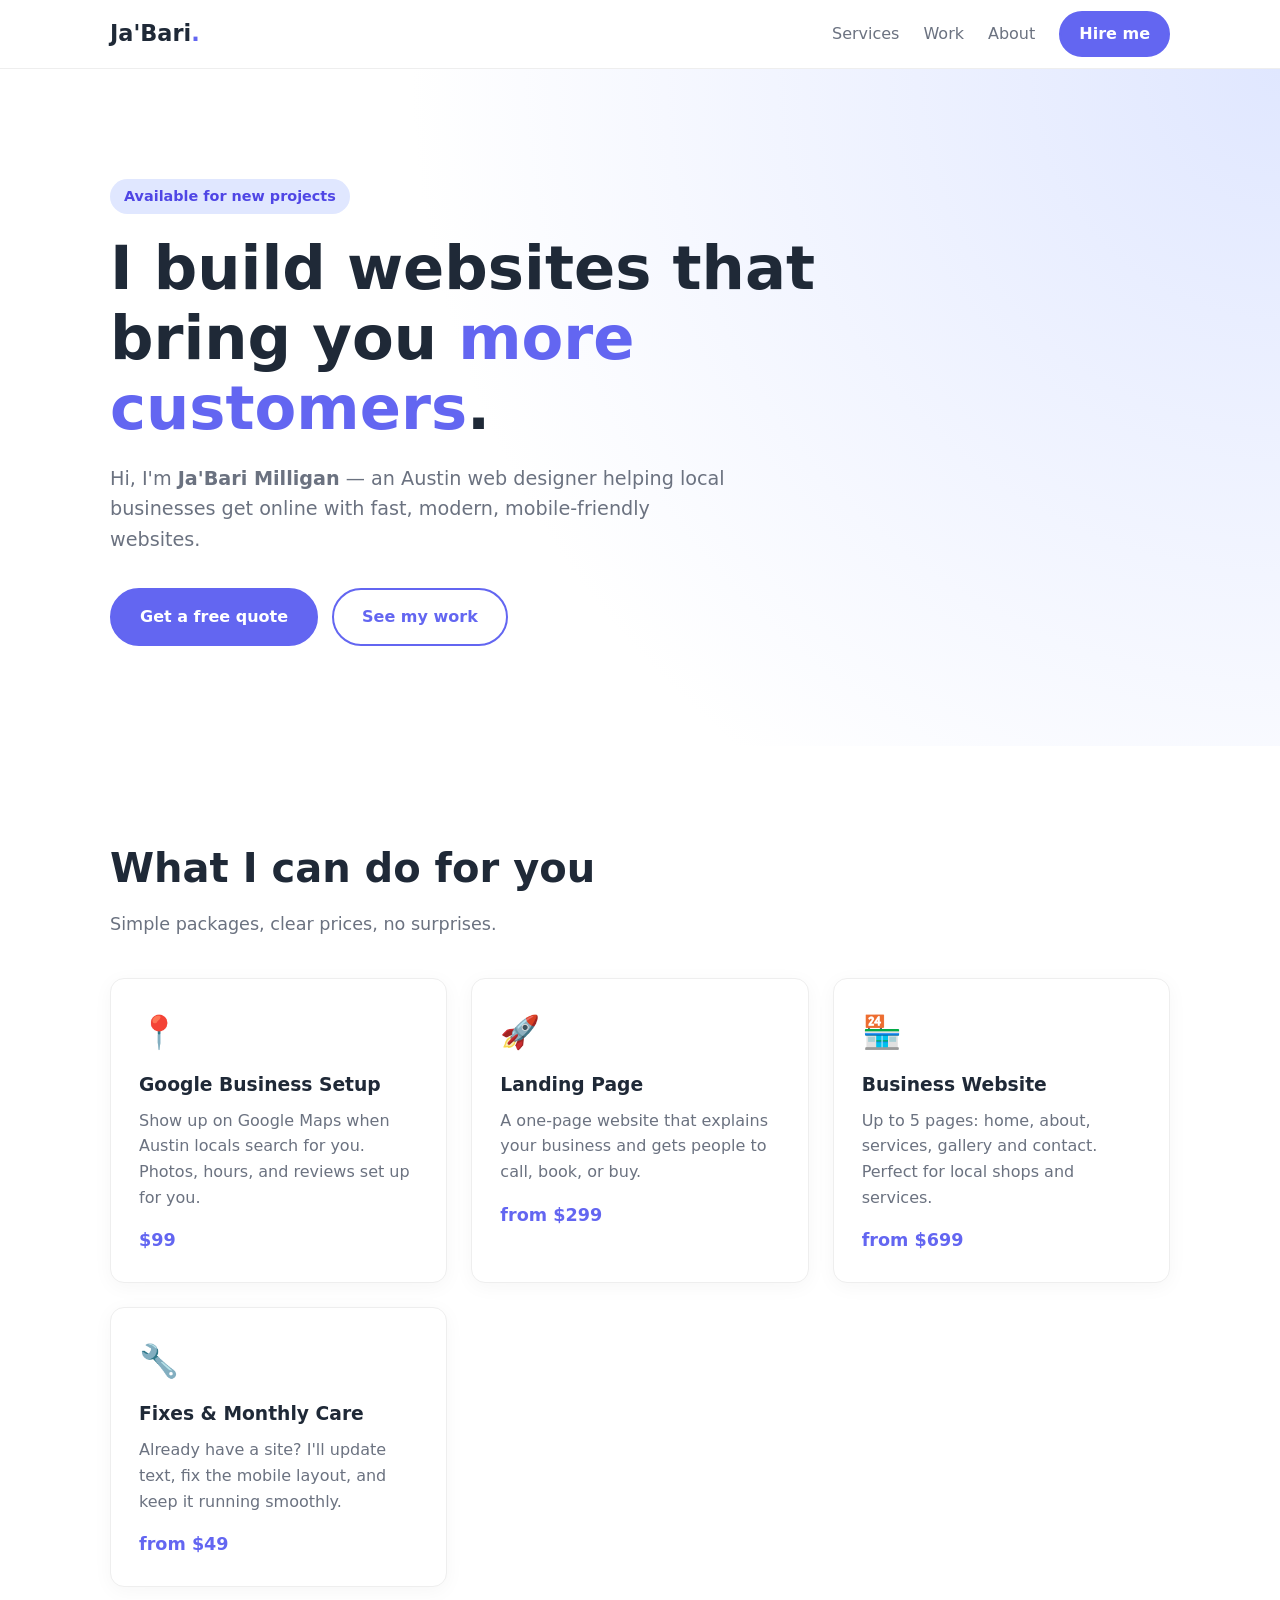
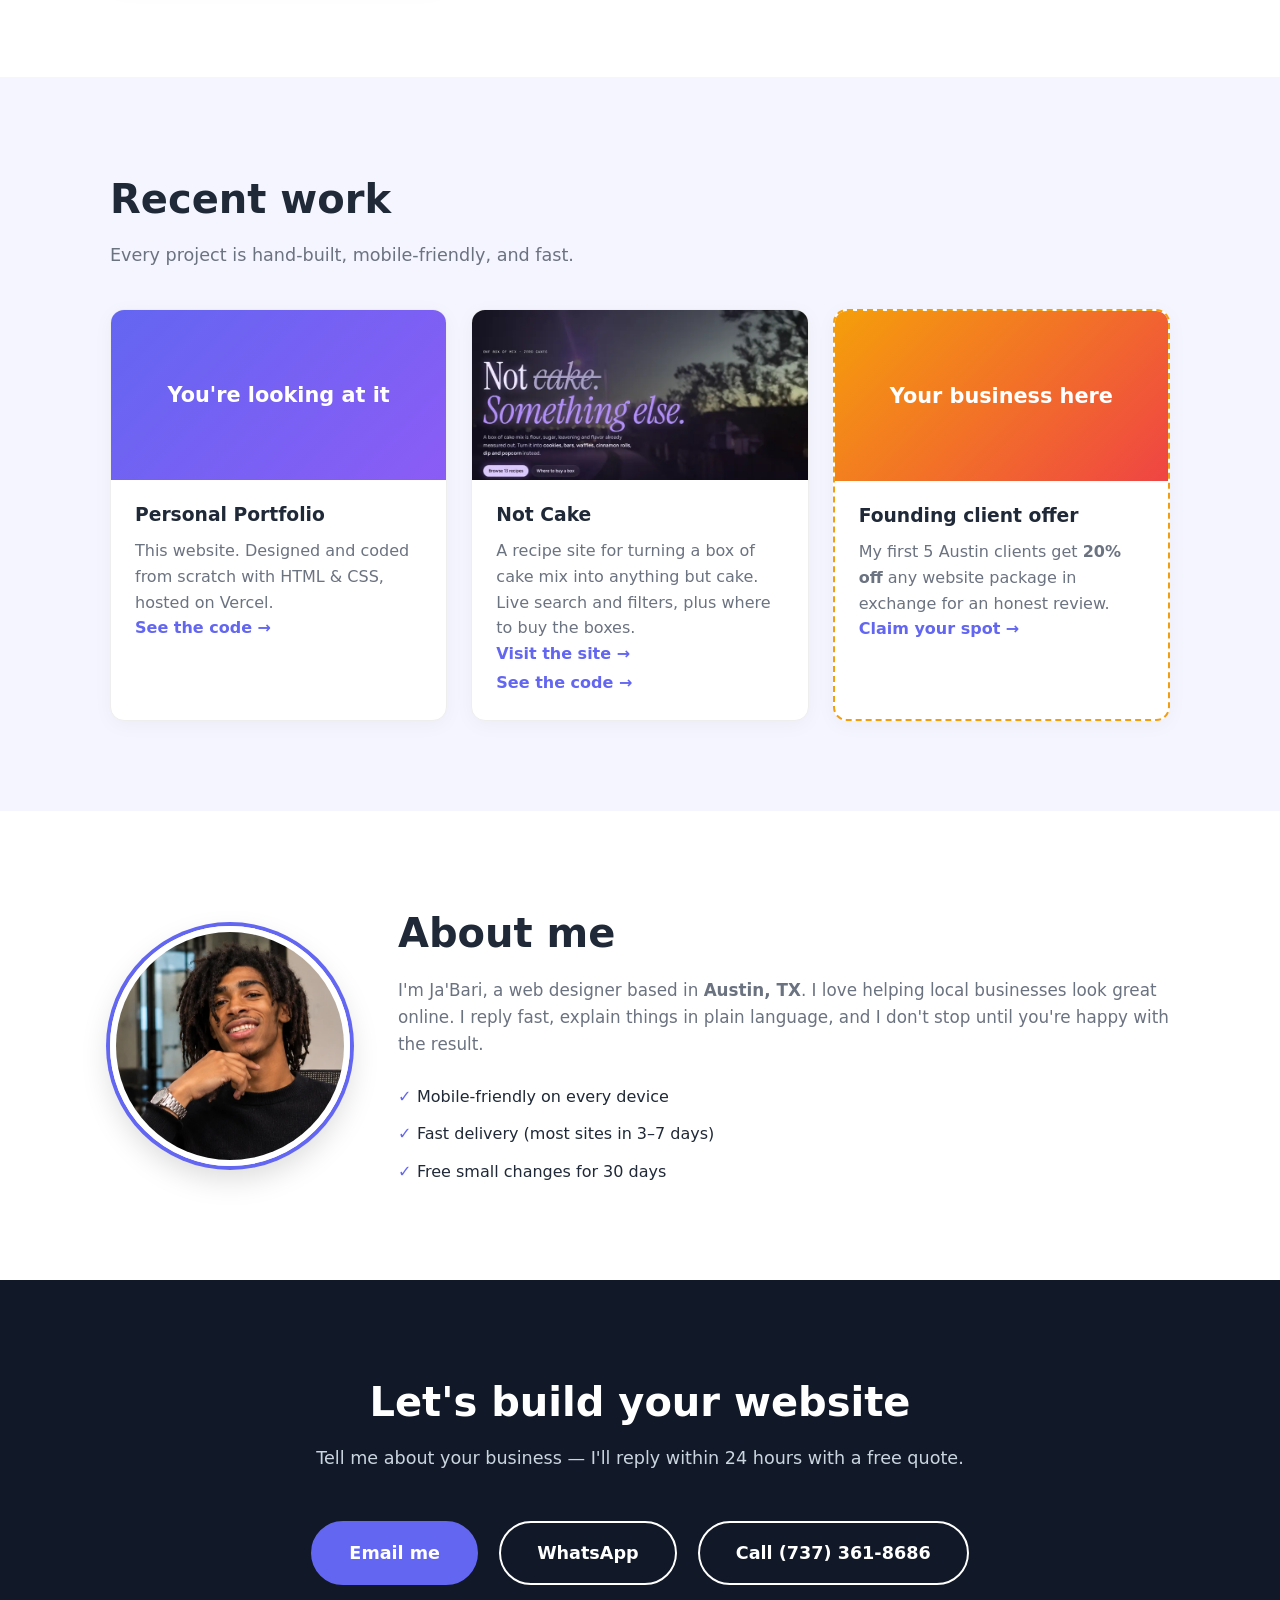
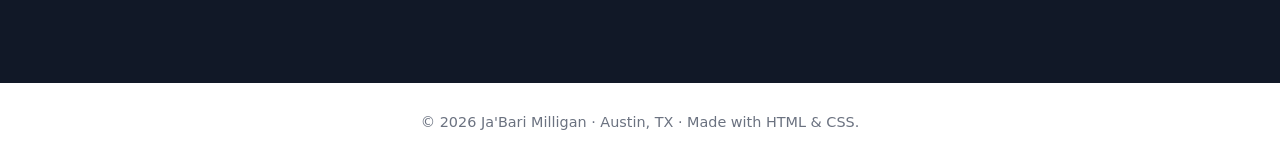
<file: index.html>
<!DOCTYPE html>
<!--
  LESSON 1: HTML = the STRUCTURE (the skeleton) of a web page.
  Everything is made of "tags" like <h1>...</h1>. A tag opens <tag> and closes </tag>.
  Look for "TODO" comments — those are the places YOU should change to your own info.
-->
<html lang="en">
<head>
  <!-- The <head> holds info ABOUT the page. Visitors don't see it directly. -->
  <meta charset="UTF-8">
  <!-- This line makes the page look good on phones. Always include it! -->
  <meta name="viewport" content="width=device-width, initial-scale=1.0">
  <!-- This shows in the browser tab and in Google results.
       Tip: including your CITY helps local customers find you on Google! -->
  <title>Ja'Bari Milligan | Web Designer in Austin, TX</title>
  <meta name="description" content="Ja'Bari Milligan builds fast, modern websites for Austin small businesses. Get a free quote today.">
  <!-- "Open Graph" tags: control the preview card when your link is shared on WhatsApp, Facebook, iMessage -->
  <meta property="og:title" content="Ja'Bari Milligan | Web Designer in Austin, TX">
  <meta property="og:description" content="Fast, modern websites for Austin small businesses. Get a free quote today.">
  <meta property="og:type" content="website">
  <meta property="og:url" content="https://cyan-dev.vercel.app/">
  <!-- The image MUST be a full address (https://...), not just "share.jpg". Best size: 1200x630 -->
  <meta property="og:image" content="https://cyan-dev.vercel.app/share.jpg">
  <meta property="og:image:width" content="1200">
  <meta property="og:image:height" content="630">
  <meta name="twitter:card" content="summary_large_image">
  <!-- This connects our CSS file (the styling) to this HTML file -->
  <link rel="stylesheet" href="style.css">
</head>

<body>
  <!-- ========== HEADER / NAVIGATION ========== -->
  <header class="header">
    <div class="container nav">
      <a href="#" class="logo">Ja'Bari<span>.</span></a>
      <nav>
        <!-- "#about" jumps to the element that has id="about" further down the page -->
        <a href="#services">Services</a>
        <a href="#work">Work</a>
        <a href="#about">About</a>
        <a href="#contact" class="btn btn-small">Hire me</a>
      </nav>
    </div>
  </header>

  <main>
    <!-- ========== HERO: the first thing visitors see ========== -->
    <!-- Tip: in 5 seconds a visitor should know WHAT you do and HOW to contact you -->
    <section class="hero">
      <div class="container">
        <p class="eyebrow">Available for new projects</p>
        <!-- Your main promise. Focus on what the CUSTOMER gets. -->
        <h1>I build websites that bring you <span class="highlight">more customers</span>.</h1>
        <p class="lead">
          Hi, I'm <strong>Ja'Bari Milligan</strong> — an Austin web designer helping local
          businesses get online with fast, modern, mobile‑friendly websites.
        </p>
        <div class="hero-buttons">
          <a href="#contact" class="btn">Get a free quote</a>
          <a href="#work" class="btn btn-outline">See my work</a>
        </div>
      </div>
    </section>

    <!-- ========== SERVICES ========== -->
    <section id="services" class="section">
      <div class="container">
        <h2>What I can do for you</h2>
        <p class="section-intro">Simple packages, clear prices, no surprises.</p>

        <!-- A "grid" of cards. Each <article> is one service card.
             Prices are "launch prices": lower while you build reviews, then raise them. -->
        <div class="grid">
          <article class="card">
            <div class="icon">📍</div>
            <h3>Google Business Setup</h3>
            <p>Show up on Google Maps when Austin locals search for you. Photos, hours, and reviews set up for you.</p>
            <p class="price">$99</p>
          </article>

          <article class="card">
            <div class="icon">🚀</div>
            <h3>Landing Page</h3>
            <p>A one‑page website that explains your business and gets people to call, book, or buy.</p>
            <p class="price">from $299</p>
          </article>

          <article class="card">
            <div class="icon">🏪</div>
            <h3>Business Website</h3>
            <p>Up to 5 pages: home, about, services, gallery and contact. Perfect for local shops and services.</p>
            <p class="price">from $699</p>
          </article>

          <article class="card">
            <div class="icon">🔧</div>
            <h3>Fixes & Monthly Care</h3>
            <p>Already have a site? I'll update text, fix the mobile layout, and keep it running smoothly.</p>
            <p class="price">from $49</p>
          </article>
        </div>
      </div>
    </section>

    <!-- ========== PORTFOLIO / WORK ========== -->
    <section id="work" class="section section-alt">
      <div class="container">
        <h2>Recent work</h2>
        <p class="section-intro">Every project is hand‑built, mobile‑friendly, and fast.</p>

        <!-- Only show REAL work. Each new client or practice site = a new card here. -->
        <div class="grid">
          <article class="card project">
            <div class="project-thumb" style="background: linear-gradient(135deg, #6366f1, #8b5cf6);">You're looking at it</div>
            <h3>Personal Portfolio</h3>
            <p>This website. Designed and coded from scratch with HTML & CSS, hosted on Vercel.</p>
            <!-- target="_blank" opens the link in a new tab -->
            <p><a href="https://github.com/jabarimilli144-cyber/porfolio" target="_blank" class="text-link">See the code →</a></p>
          </article>

          <!-- A real screenshot sells better than a color block. "loading=lazy" waits to download it until you scroll near it -->
          <article class="card project">
            <img class="project-img" src="notcake.webp" alt="Not Cake recipe website, purple dusk design" width="800" height="500" loading="lazy">
            <h3>Not Cake</h3>
            <p>A recipe site for turning a box of cake mix into anything but cake. Live search and filters, plus where to buy the boxes.</p>
            <p class="project-links">
              <a href="https://not-cake-kappa.vercel.app/" target="_blank" class="text-link">Visit the site →</a>
              <a href="https://github.com/jabarimilli144-cyber/not-cake" target="_blank" class="text-link">See the code →</a>
            </p>
          </article>

          <!-- A "special offer" card turns empty space into a reason to contact you -->
          <article class="card project offer">
            <div class="project-thumb" style="background: linear-gradient(135deg, #f59e0b, #ef4444);">Your business here</div>
            <h3>Founding client offer</h3>
            <p>My first 5 Austin clients get <strong>20% off</strong> any website package in exchange for an honest review.</p>
            <p><a href="#contact" class="text-link">Claim your spot →</a></p>
          </article>
        </div>
      </div>
    </section>

    <!-- ========== ABOUT ========== -->
    <section id="about" class="section">
      <div class="container about">
        <!-- <img> shows a picture. "src" = which file, "alt" = description for blind users & Google -->
        <!-- The <div> is the circle "frame"; the photo inside is zoomed in on the face -->
        <div class="avatar">
          <img src="me.webp" alt="Ja'Bari Milligan, web designer in Austin">
        </div>
        <div>
          <h2>About me</h2>
          <!-- People hire PEOPLE they trust. Keep it honest and friendly. -->
          <p>
            I'm Ja'Bari, a web designer based in <strong>Austin, TX</strong>. I love helping local
            businesses look great online. I reply fast, explain things in plain language, and
            I don't stop until you're happy with the result.
          </p>
          <ul class="checklist">
            <li>Mobile‑friendly on every device</li>
            <li>Fast delivery (most sites in 3–7 days)</li>
            <li>Free small changes for 30 days</li>
          </ul>
        </div>
      </div>
    </section>

    <!-- ========== CONTACT ========== -->
    <section id="contact" class="section section-dark">
      <div class="container center">
        <h2>Let's build your website</h2>
        <p class="section-intro">Tell me about your business — I'll reply within 24 hours with a free quote.</p>
        <!-- "mailto:" opens the visitor's email app -->
        <a href="mailto:jabarid123@gmail.com?subject=Website%20quote" class="btn btn-big">Email me</a>
        <!-- WhatsApp link format: wa.me/ + country code (1 = USA) + number, no spaces -->
        <a href="https://wa.me/17373618686" class="btn btn-outline-light btn-big">WhatsApp</a>
        <!-- "tel:" lets phone visitors tap to call -->
        <a href="tel:+17373618686" class="btn btn-outline-light btn-big">Call (737) 361‑8686</a>
      </div>
    </section>
  </main>

  <!-- ========== FOOTER ========== -->
  <footer class="footer">
    <div class="container">
      <p>© 2026 Ja'Bari Milligan · Austin, TX · Made with HTML & CSS.</p>
    </div>
  </footer>
</body>
</html>
</file>
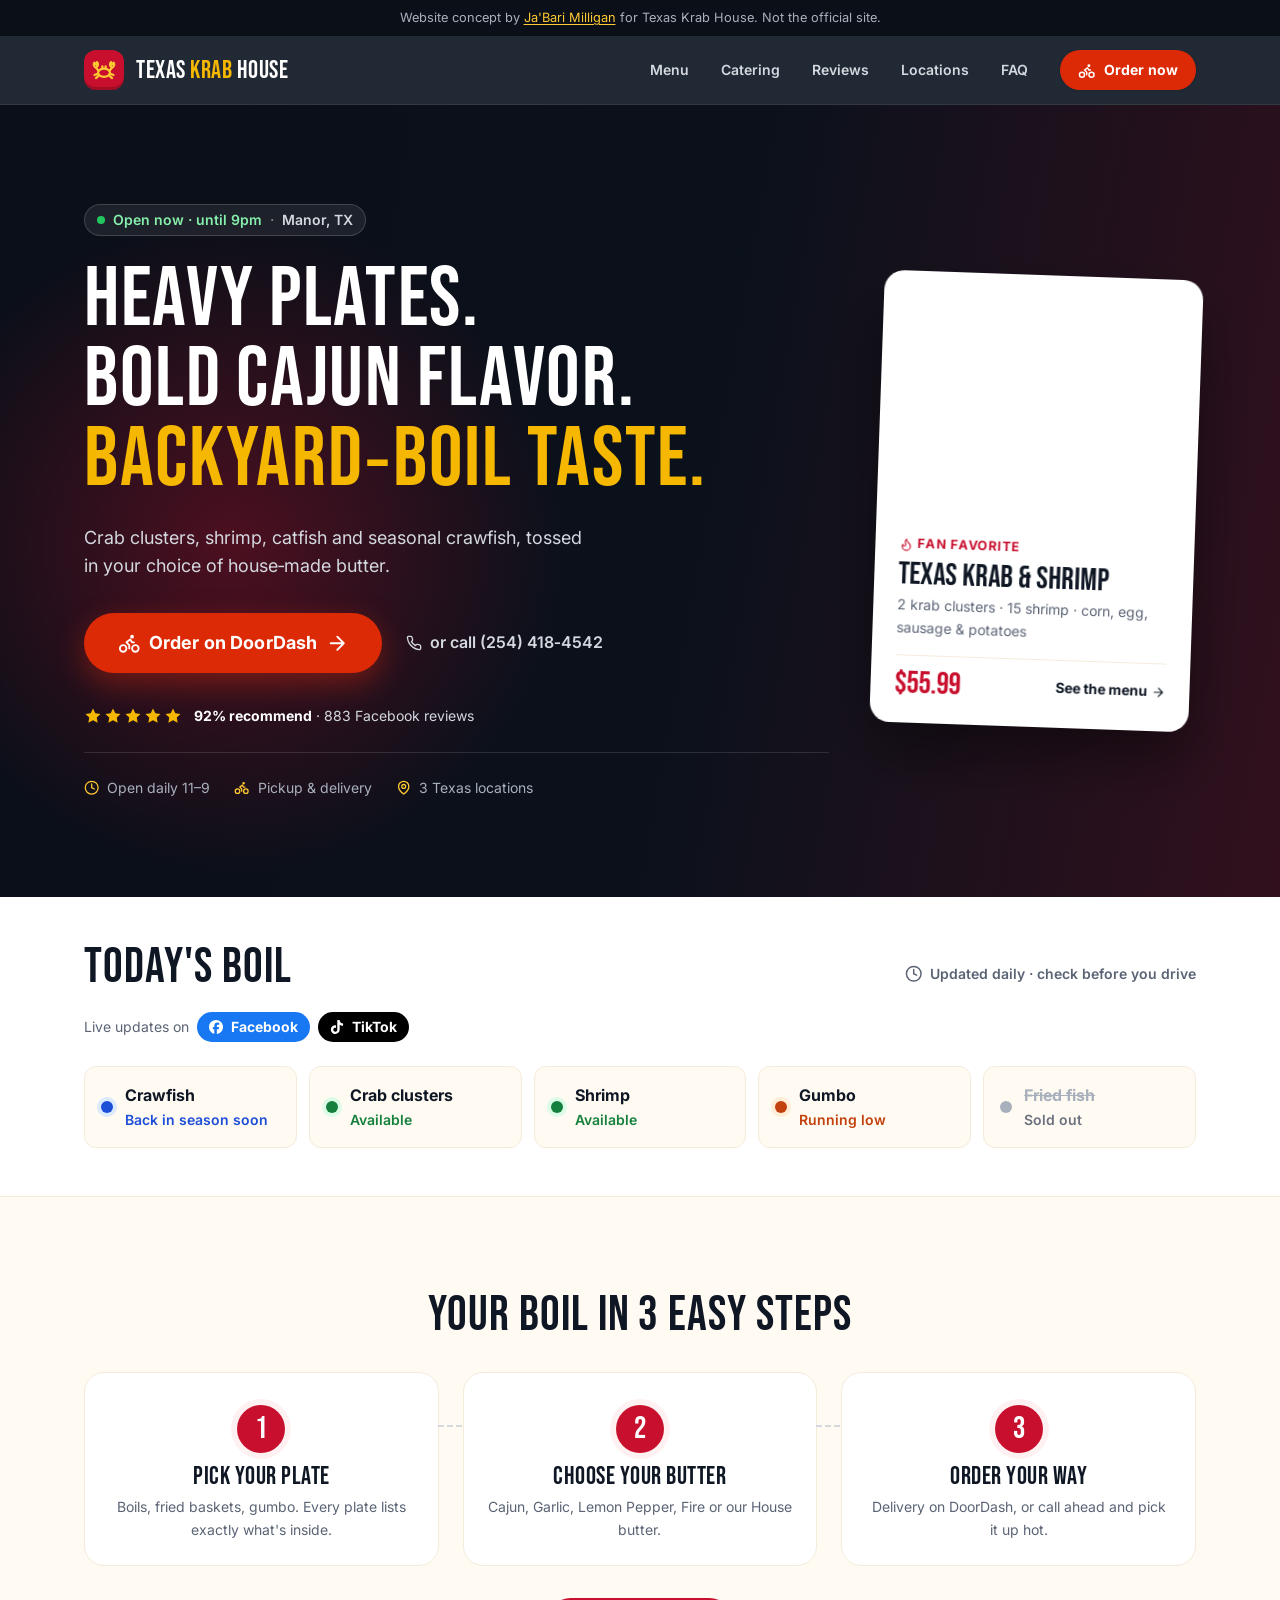
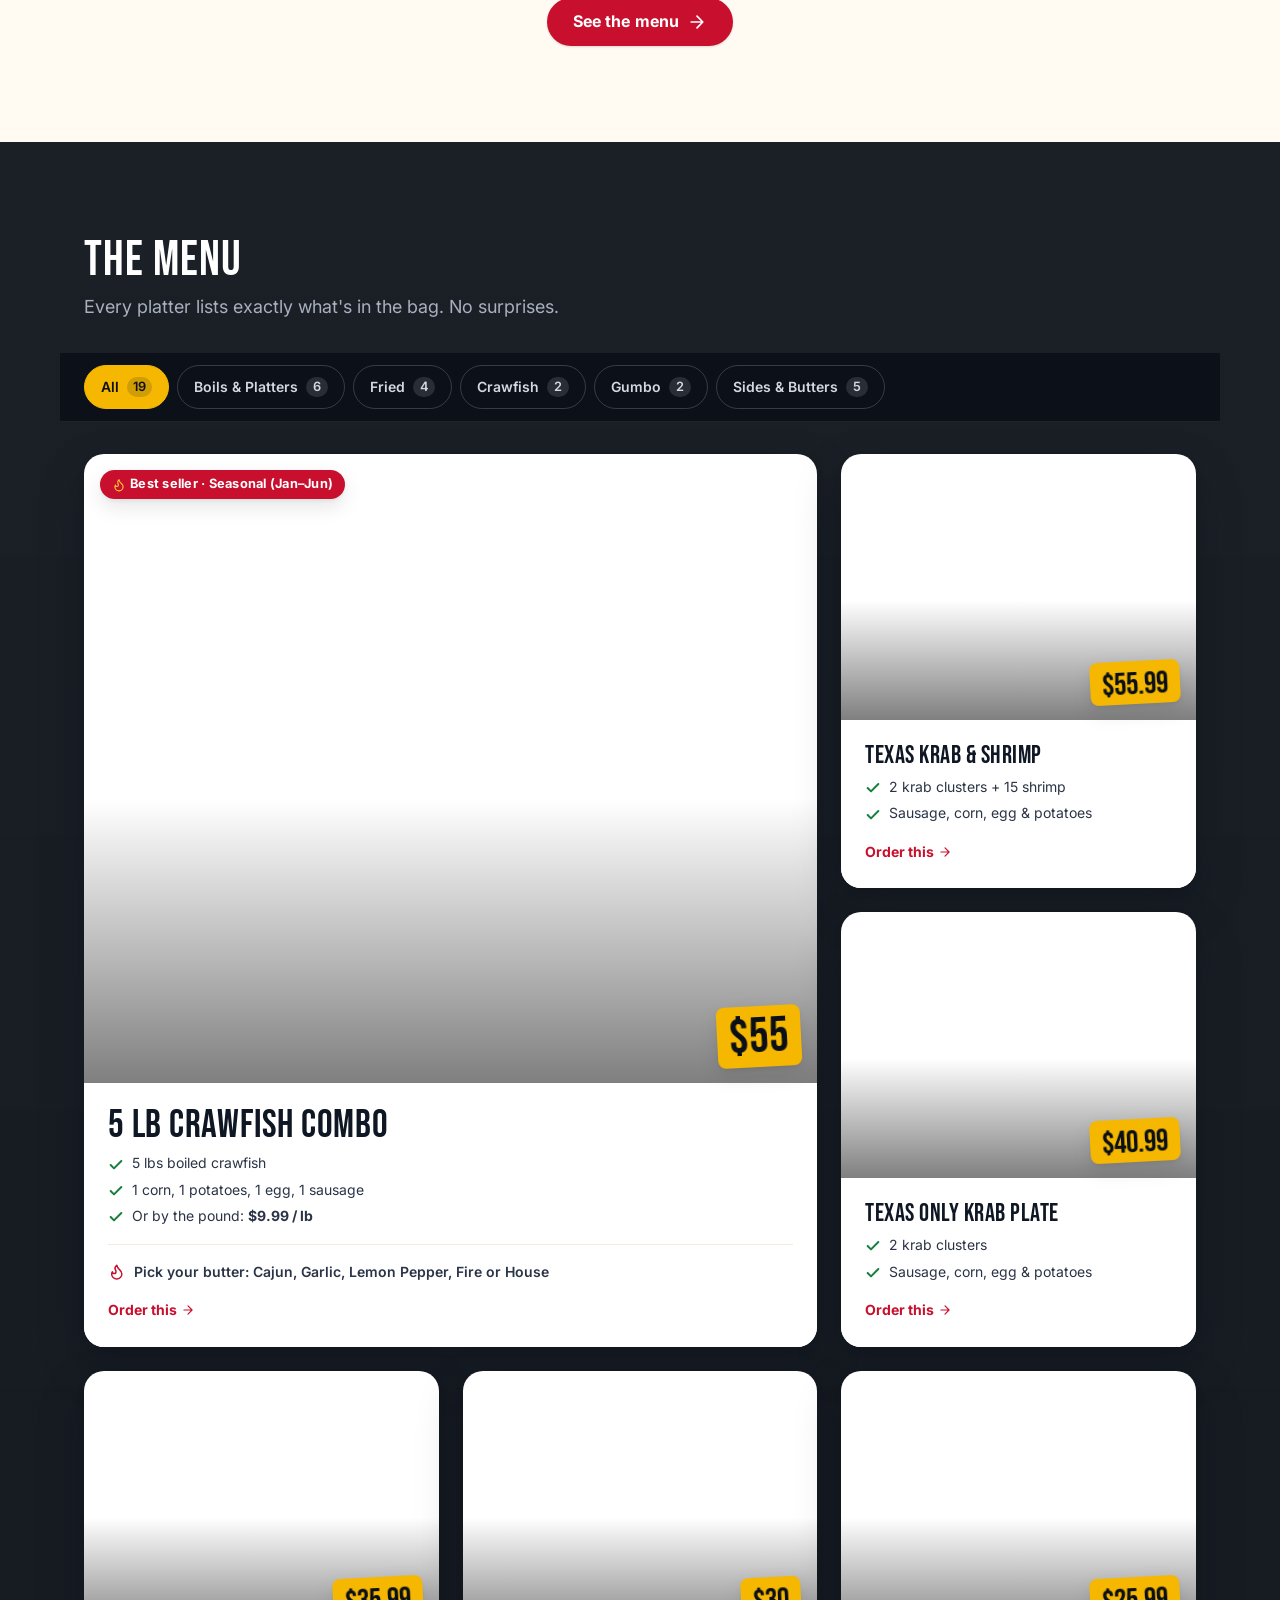
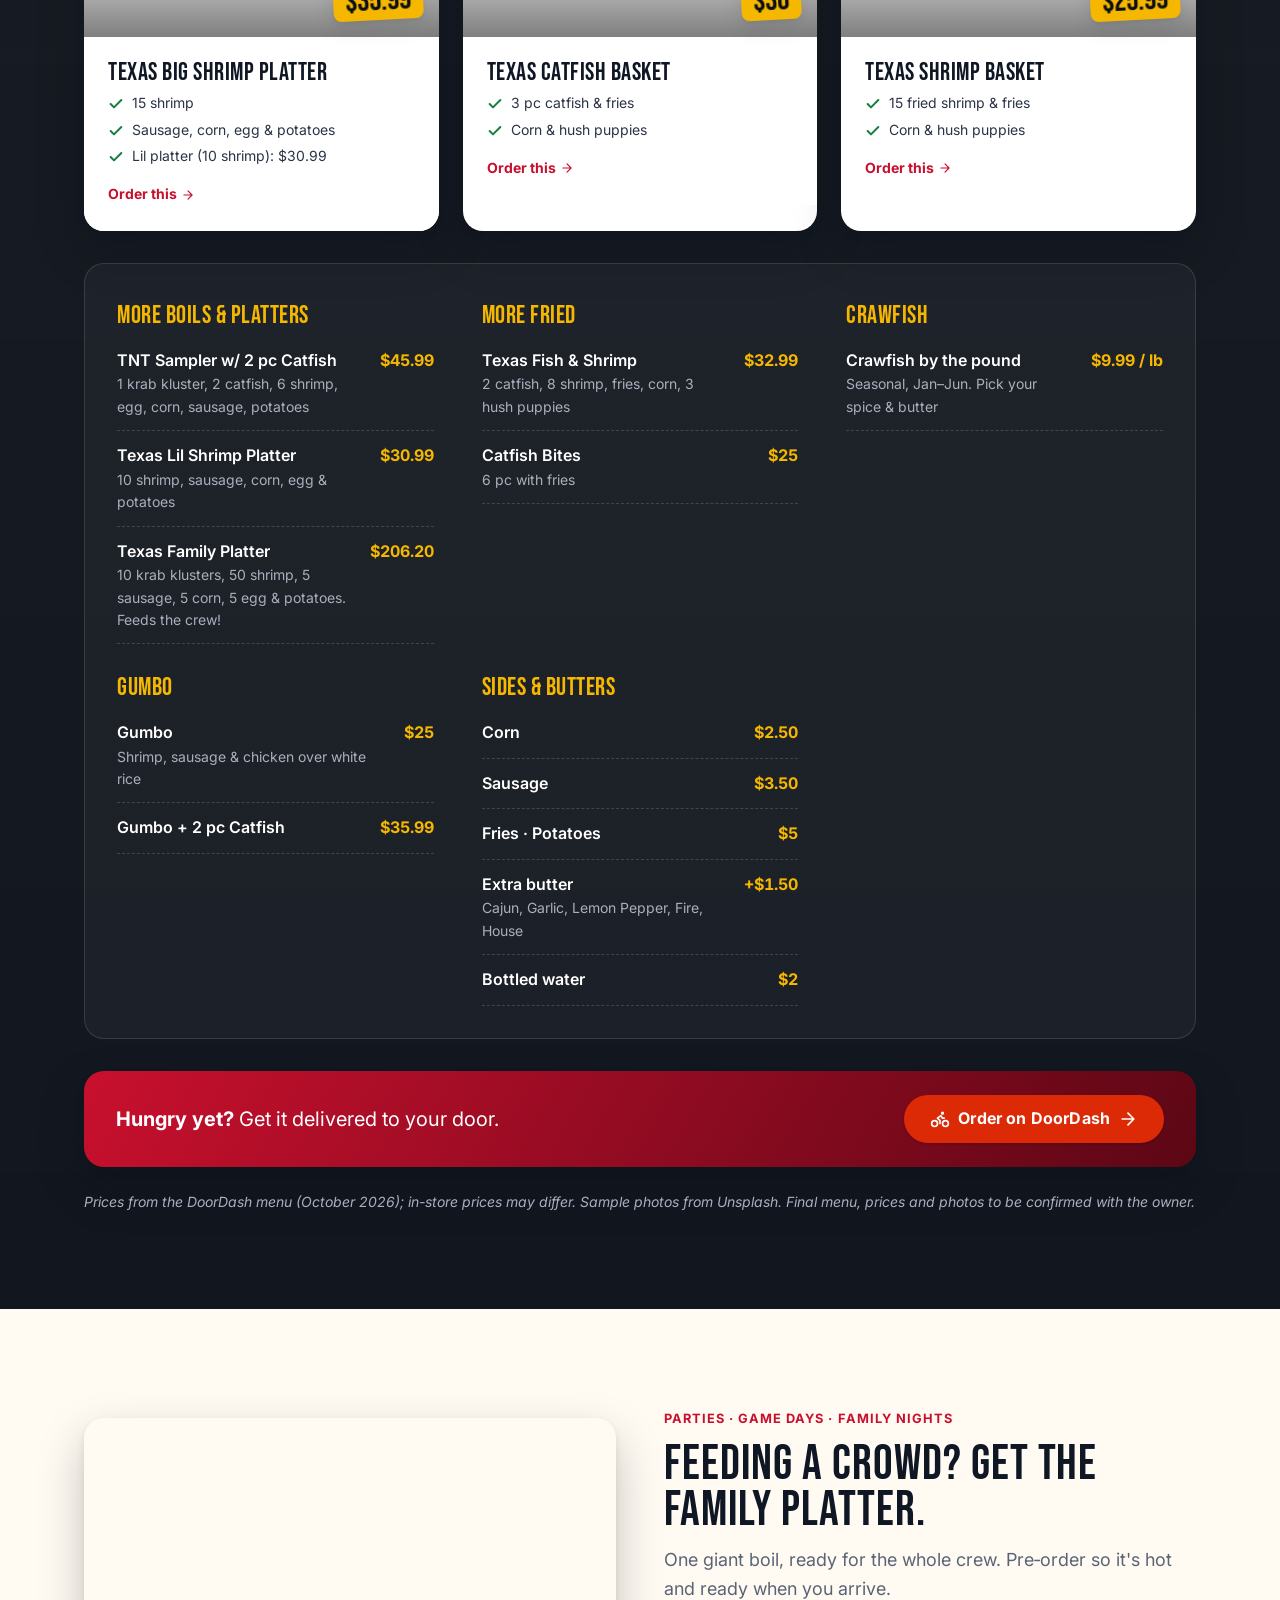
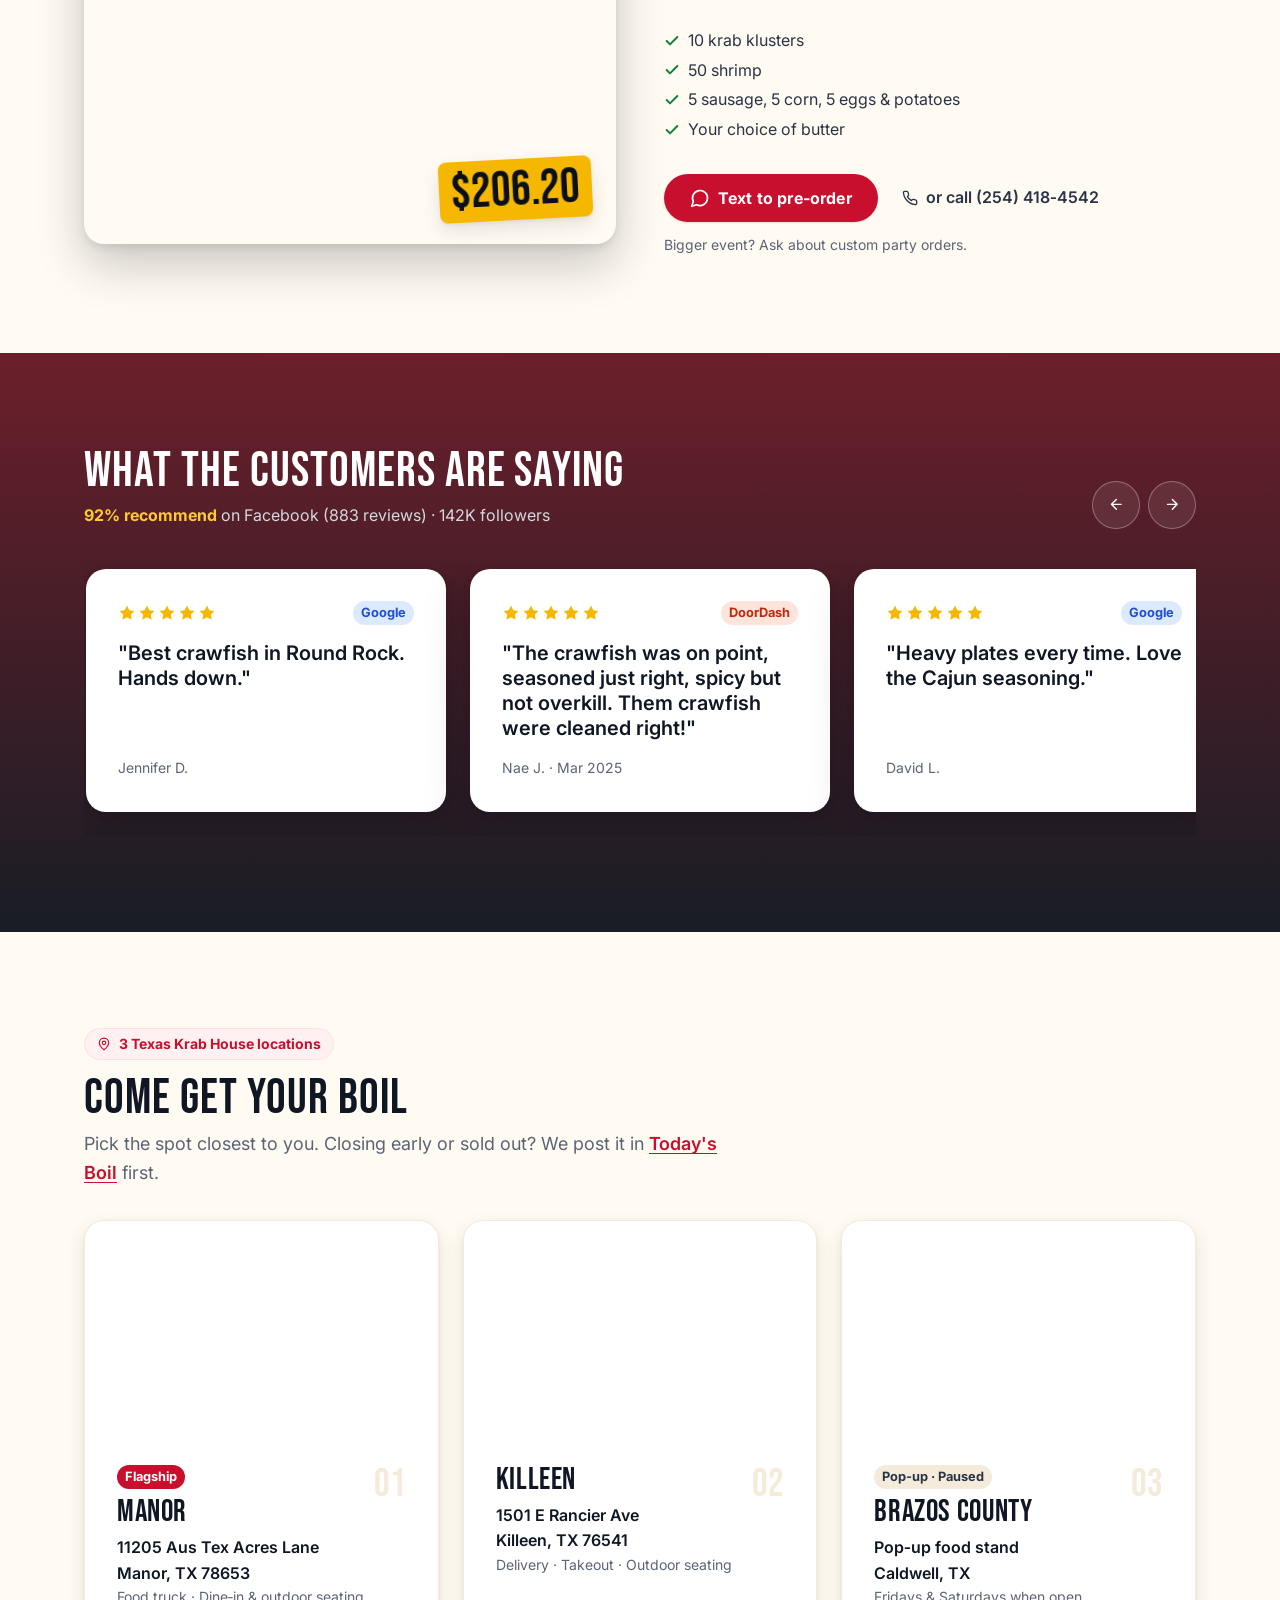
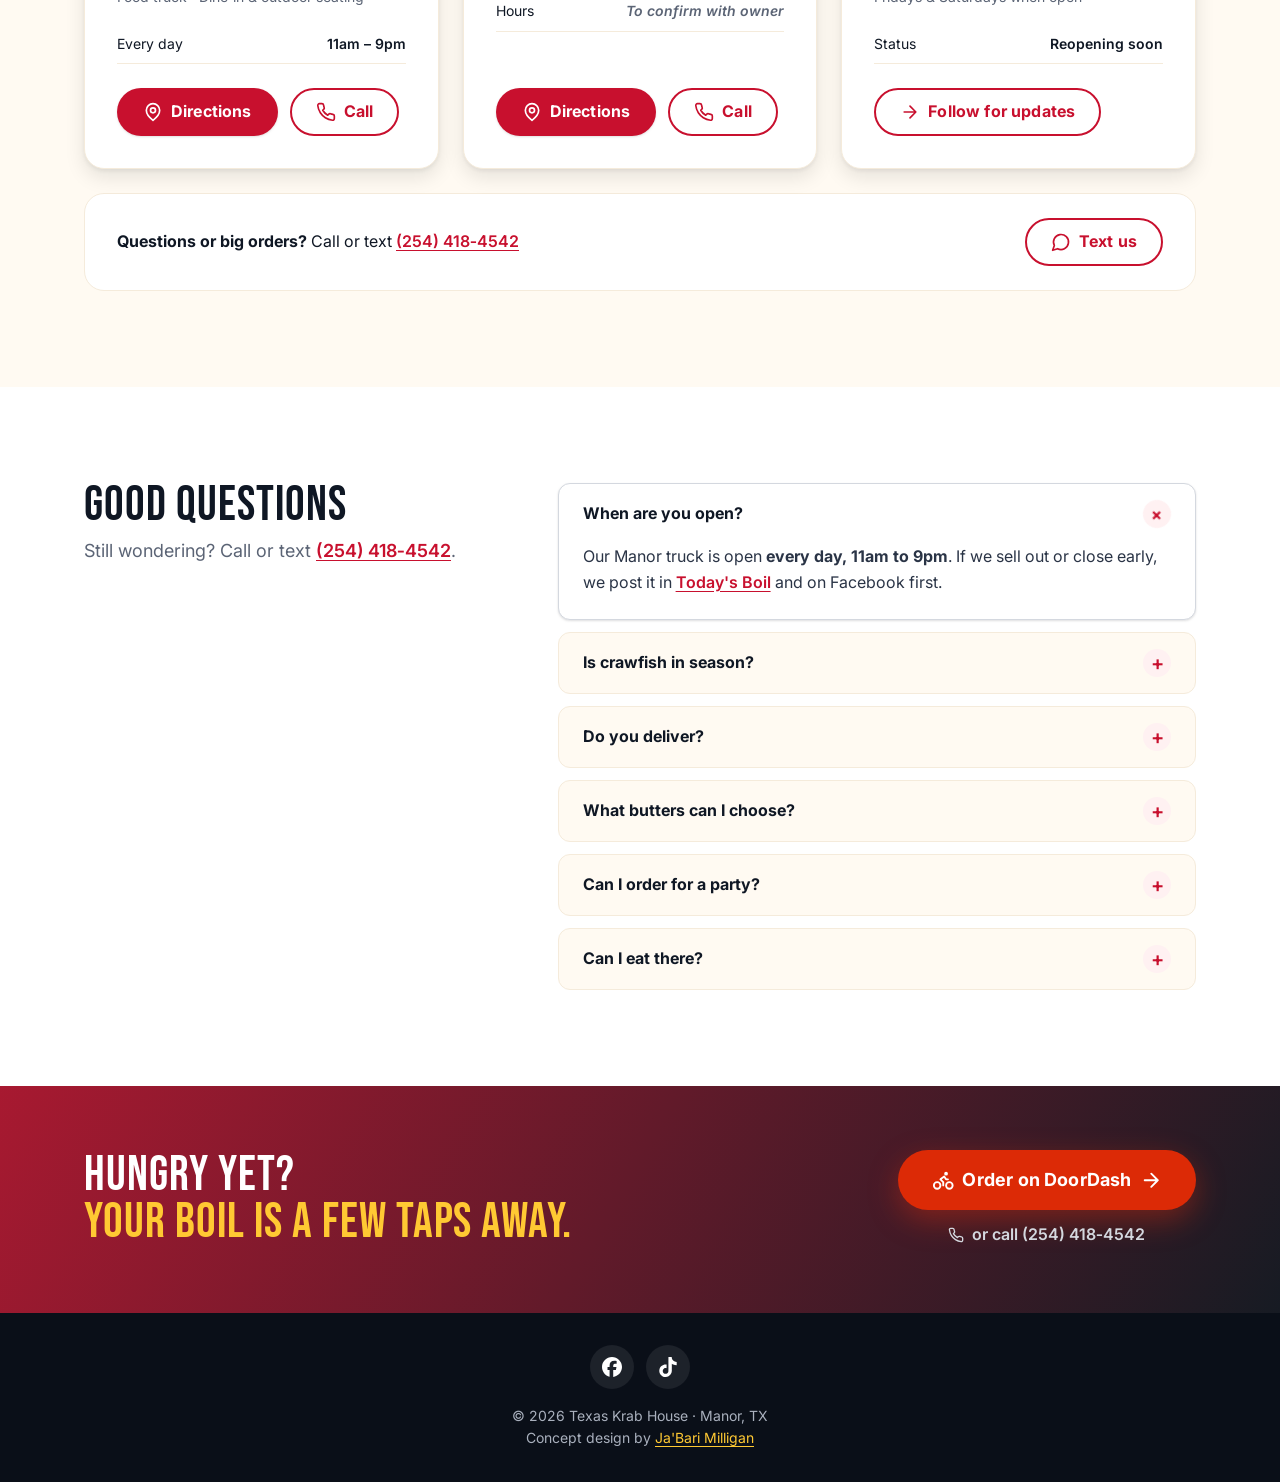
<file: demos/krab-house/index.html>
<!DOCTYPE html>
<!--
  DEMO / CONCEPT WEBSITE for Texas Krab House Round Rock
  Built by Ja'Bari Milligan to pitch a new website. NOT the official site.

  Sales idea: every section fixes a problem customers complained about in Google reviews:
    - "drove there and they were sold out"     → "Today's Boil" availability board
    - "their phone doesn't work"               → big tap-to-call + text button
    - "special didn't come with corn"          → menu clearly lists what's included
    - "closed unexpectedly"                    → hours + "check today's status" notice
-->
<html lang="en">
<head>
  <meta charset="UTF-8">
  <meta name="viewport" content="width=device-width, initial-scale=1.0, viewport-fit=cover">
  <!-- "noindex" tells Google NOT to list this demo, so it never competes with the real business -->
  <meta name="robots" content="noindex, nofollow">
  <title>Texas Krab House | Cajun Seafood Boil in Manor, TX (Demo)</title>
  <meta name="description" content="Louisiana-style crawfish, crab and shrimp boils in Round Rock, TX.">
  <meta name="theme-color" content="#0f1724">
  <!--
    SPEED LESSON (Step 7): the browser can't draw anything until it has downloaded every normal
    <link rel="stylesheet">. Google Fonts was blocking the first paint for ~0.75s.
    Trick: "preload" the font CSS (download in the background), then switch it on when ready.
    Until then, the page shows the backup fonts from our CSS (Impact / system fonts), so nothing waits.
  -->
  <link rel="preconnect" href="https://fonts.googleapis.com">
  <link rel="preconnect" href="https://fonts.gstatic.com" crossorigin>
  <link rel="preload" as="style" href="https://fonts.googleapis.com/css2?family=Bebas+Neue&family=Inter:wght@400;500;600;700&display=swap" onload="this.onload=null;this.rel='stylesheet'">
  <noscript><link rel="stylesheet" href="https://fonts.googleapis.com/css2?family=Bebas+Neue&family=Inter:wght@400;500;600;700&display=swap"></noscript>

  <!--
    The hero photo is the biggest thing on the first screen ("LCP" = Largest Contentful Paint).
    It's a CSS background, so normally the browser only finds it AFTER reading the CSS.
    "preload" + fetchpriority="high" tells the browser: download this FIRST.
    Two versions: a small one for phones, a big one for desktops ("media" picks the right one).
  -->
  <link rel="preload" as="image" fetchpriority="high" media="(max-width: 760px)"
        href="https://images.unsplash.com/photo-1559685516-2602ebf3002b?w=800&q=45&auto=format&fit=crop">
  <link rel="preload" as="image" fetchpriority="high" media="(min-width: 761px)"
        href="https://images.unsplash.com/photo-1559685516-2602ebf3002b?w=1600&q=60&auto=format&fit=crop">
  <!--
    "Progressive enhancement": this tiny script marks the page as "JavaScript is on".
    Animations that hide content first (then reveal it) ONLY run when .js is present,
    so if JavaScript fails, visitors still see everything.
  -->
  <script>document.documentElement.classList.add('js');</script>
  <link rel="stylesheet" href="style.css">
</head>

<body>
  <!--
    SVG ICON SPRITE
    LESSON: Emojis look different on every phone (Apple vs Samsung vs Windows) and feel cheap.
    Pros use SVG icons: sharp at any size, same everywhere, and they take the text color.
    We draw each icon ONCE here as a <symbol>, then reuse it anywhere with:
        <svg class="icon"><use href="#i-phone"/></svg>
    Most paths are from Lucide icons (lucide.dev, ISC license, free to use).
  -->
  <svg width="0" height="0" style="position:absolute" aria-hidden="true">
    <symbol id="i-crab" viewBox="0 0 24 24">
      <ellipse cx="12" cy="14.5" rx="5.5" ry="3.8"/>
      <path d="M10.5 10.8V8.5M13.5 10.8V8.5"/>
      <path d="M6.8 12.6 4.6 9.8M17.2 12.6l2.2-2.8"/>
      <path d="M4.6 9.8c-2-.5-2.6-3.1-1.5-4.6l1.8 2 .6-2.5c1.5 1 1.4 3.9-.9 5.1zM19.4 9.8c2-.5 2.6-3.1 1.5-4.6l-1.8 2-.6-2.5c-1.5 1-1.4 3.9.9 5.1z"/>
      <path d="M6.6 15.2 3.2 16.6M7.2 17.2 4.5 19.5M17.4 15.2l3.4 1.4M16.8 17.2l2.7 2.3"/>
    </symbol>
    <symbol id="i-phone" viewBox="0 0 24 24">
      <path d="M22 16.92v3a2 2 0 0 1-2.18 2 19.79 19.79 0 0 1-8.63-3.07 19.5 19.5 0 0 1-6-6 19.79 19.79 0 0 1-3.07-8.67A2 2 0 0 1 4.11 2h3a2 2 0 0 1 2 1.72c.13.96.36 1.9.7 2.81a2 2 0 0 1-.45 2.11L8.09 9.91a16 16 0 0 0 6 6l1.27-1.27a2 2 0 0 1 2.11-.45c.91.34 1.85.57 2.81.7A2 2 0 0 1 22 16.92z"/>
    </symbol>
    <symbol id="i-bike" viewBox="0 0 24 24">
      <circle cx="5.5" cy="17.5" r="3.5"/><circle cx="18.5" cy="17.5" r="3.5"/>
      <circle cx="15" cy="5" r="1"/><path d="M12 17.5V14l-3-3 4-3 2 3h2"/>
    </symbol>
    <symbol id="i-pin" viewBox="0 0 24 24">
      <path d="M20 10c0 6-8 12-8 12s-8-6-8-12a8 8 0 0 1 16 0Z"/><circle cx="12" cy="10" r="3"/>
    </symbol>
    <symbol id="i-message" viewBox="0 0 24 24">
      <path d="M7.9 20A9 9 0 1 0 4 16.1L2 22Z"/>
    </symbol>
    <symbol id="i-flame" viewBox="0 0 24 24">
      <path d="M8.5 14.5A2.5 2.5 0 0 0 11 12c0-1.38-.5-2-1-3-1.07-2.14-.22-4.05 2-6 .5 2.5 2 4.9 4 6.5 2 1.6 3 3.5 3 5.5a7 7 0 1 1-14 0c0-1.15.43-2.29 1-3a2.5 2.5 0 0 0 2.5 2.5z"/>
    </symbol>
    <symbol id="i-clock" viewBox="0 0 24 24">
      <circle cx="12" cy="12" r="10"/><path d="M12 6v6l4 2"/>
    </symbol>
    <symbol id="i-arrow" viewBox="0 0 24 24">
      <path d="M5 12h14M12 5l7 7-7 7"/>
    </symbol>
    <!-- Brand logos from Simple Icons (simpleicons.org, CC0 free license). Filled, not outlined. -->
    <symbol id="i-facebook" viewBox="0 0 24 24">
      <path d="M9.101 23.691v-7.98H6.627v-3.667h2.474v-1.58c0-4.085 1.848-5.978 5.858-5.978.401 0 .955.042 1.468.103a8.68 8.68 0 0 1 1.141.195v3.325a8.623 8.623 0 0 0-.653-.036 26.805 26.805 0 0 0-.733-.009c-.707 0-1.259.096-1.675.309a1.686 1.686 0 0 0-.679.622c-.258.42-.374.995-.374 1.752v1.297h3.919l-.386 2.103-.287 1.564h-3.246v8.245C19.396 23.238 24 18.179 24 12.044c0-6.627-5.373-12-12-12s-12 5.373-12 12c0 5.628 3.874 10.35 9.101 11.647Z"/>
    </symbol>
    <symbol id="i-tiktok" viewBox="0 0 24 24">
      <path d="M12.525.02c1.31-.02 2.61-.01 3.91-.02.08 1.53.63 3.09 1.75 4.17 1.12 1.11 2.7 1.62 4.24 1.79v4.03c-1.44-.05-2.89-.35-4.2-.97-.57-.26-1.1-.59-1.62-.93-.01 2.92.01 5.84-.02 8.75-.08 1.4-.54 2.79-1.35 3.94-1.31 1.92-3.58 3.17-5.91 3.21-1.43.08-2.86-.31-4.08-1.03-2.02-1.19-3.44-3.37-3.65-5.71-.02-.5-.03-1-.01-1.49.18-1.9 1.12-3.72 2.58-4.96 1.66-1.44 3.98-2.13 6.15-1.72.02 1.48-.04 2.96-.04 4.44-.99-.32-2.15-.23-3.02.37-.63.41-1.11 1.04-1.36 1.75-.21.51-.15 1.07-.14 1.61.24 1.64 1.82 3.02 3.5 2.87 1.12-.01 2.19-.66 2.77-1.61.19-.33.4-.67.41-1.06.1-1.79.06-3.57.07-5.36.01-4.03-.01-8.05.02-12.07z"/>
    </symbol>
    <symbol id="i-star" viewBox="0 0 24 24">
      <path d="M12 2l3.09 6.26L22 9.27l-5 4.87 1.18 6.88L12 17.77l-6.18 3.25L7 14.14 2 9.27l6.91-1.01L12 2z"/>
    </symbol>
  </svg>

  <!-- Thin gold bar at the very top that fills up as you scroll (JavaScript sets its width) -->
  <div class="scroll-progress" aria-hidden="true"></div>

  <!-- Honesty banner: makes clear this is a concept, not the official site -->
  <div class="demo-banner">
    Website concept by <a href="https://cyan-dev.vercel.app" target="_blank">Ja'Bari Milligan</a> for Texas Krab House. Not the official site.
  </div>

  <header class="header">
    <div class="container nav">
      <a href="#" class="logo" aria-label="Texas Krab House home">
        <span class="logo-mark"><svg class="icon"><use href="#i-crab"/></svg></span>
        <span class="logo-text">Texas <span>Krab</span> House</span>
      </a>
      <!-- Desktop menu links (hidden on phones; the bottom tab bar does this job there) -->
      <nav class="nav-links" aria-label="Main">
        <a href="#specials">Menu</a>
        <a href="#catering">Catering</a>
        <a href="#reviews">Reviews</a>
        <a href="#locations">Locations</a>
        <a href="#faq">FAQ</a>
      </nav>
      <!-- Header button = the SAME main action as the hero. One goal, repeated. -->
      <a href="https://www.doordash.com/store/texas-krab-house-round-rock-27990263/" target="_blank" class="btn btn-small btn-doordash"><svg class="icon"><use href="#i-bike"/></svg>Order now</a>
    </div>
  </header>

  <main>
    <!--
      ========== HERO ==========
      LESSON: the 5-second test. In 5 seconds a visitor must know:
        1. WHAT you serve  → headline + lead
        2. WHERE / WHEN    → live "Open now" status + location
        3. HOW to order    → ONE big main button
      Plus ONE piece of social proof near the button, so they trust it.

      Visual hierarchy: the main button is big and bright; "Call" is a quiet text link.
      When everything shouts, nothing gets heard.
    -->
    <section class="hero">
      <div class="container hero-grid">
        <div class="hero-copy">
          <!-- The status text is filled in by JavaScript at the bottom of the page -->
          <p class="tag status-tag" id="open-status">
            <span class="live-dot"></span>
            <span class="status-text">Open every day 11am–9pm</span>
            <span class="status-sep">·</span> Manor, TX
          </p>

          <h1>Heavy plates.<br>Bold Cajun flavor.<br><span>Backyard‑boil taste.</span></h1>
          <p class="lead">Crab clusters, shrimp, catfish and seasonal crawfish, tossed in your choice of house‑made butter.</p>

          <div class="hero-actions">
            <!-- DoorDash link: confirm with the owner this is their current store page -->
            <a href="https://www.doordash.com/store/texas-krab-house-round-rock-27990263/" target="_blank" class="btn btn-doordash btn-lg"><svg class="icon"><use href="#i-bike"/></svg>Order on DoorDash<svg class="icon arrow"><use href="#i-arrow"/></svg></a>
            <a href="tel:+12544184542" class="link-quiet"><svg class="icon"><use href="#i-phone"/></svg>or call (254) 418‑4542</a>
          </div>

          <!-- Social proof right under the button: "other people trust them, so can I" -->
          <a href="#reviews" class="proof">
            <span class="stars" aria-hidden="true"><svg class="icon icon-fill"><use href="#i-star"/></svg><svg class="icon icon-fill"><use href="#i-star"/></svg><svg class="icon icon-fill"><use href="#i-star"/></svg><svg class="icon icon-fill"><use href="#i-star"/></svg><svg class="icon icon-fill"><use href="#i-star"/></svg></span>
            <span><strong>92% recommend</strong> · 883 Facebook reviews</span>
          </a>

          <!-- Trust row: quick facts that remove doubts -->
          <ul class="trust-row">
            <li><svg class="icon"><use href="#i-clock"/></svg>Open daily 11–9</li>
            <li><svg class="icon"><use href="#i-bike"/></svg>Pickup & delivery</li>
            <li><a href="#locations"><svg class="icon"><use href="#i-pin"/></svg>3 Texas locations</a></li>
          </ul>
        </div>

        <!-- Featured dish card (desktop only): gives the eye something delicious to land on -->
        <a href="#specials" class="hero-card" style="--img: url('https://images.unsplash.com/photo-1655992829003-b1d5b4b35a73?w=640&q=50&auto=format&fit=crop')">
          <span class="hero-card-photo"></span>
          <span class="hero-card-body">
            <span class="hero-card-label"><svg class="icon"><use href="#i-flame"/></svg>Fan favorite</span>
            <span class="hero-card-title">Texas Krab & Shrimp</span>
            <span class="hero-card-meta">2 krab clusters · 15 shrimp · corn, egg, sausage & potatoes</span>
            <span class="hero-card-foot">
              <span class="hero-card-price">$55.99</span>
              <span class="hero-card-link">See the menu <svg class="icon"><use href="#i-arrow"/></svg></span>
            </span>
          </span>
        </a>
      </div>
    </section>

    <!-- ========== TODAY'S BOIL (fixes "drove there and it was sold out") ========== -->
    <section class="section today" id="today">
      <div class="container">
        <div class="today-head">
          <h2>Today's Boil</h2>
          <!-- The owner changes ONE word here each morning (or we connect it to a Google Sheet later) -->
          <p class="updated"><svg class="icon"><use href="#i-clock"/></svg>Updated daily · check before you drive</p>
        </div>
        <!-- Socials fit naturally here: that's where a food truck posts "sold out" and "we're open late" -->
        <p class="follow-line">Live updates on
          <a href="https://www.facebook.com/authorbrandonharlee" target="_blank" class="social-pill fb"><svg class="icon icon-fill"><use href="#i-facebook"/></svg>Facebook</a>
          <a href="https://www.tiktok.com/@krabhousemanor" target="_blank" class="social-pill tt"><svg class="icon icon-fill"><use href="#i-tiktok"/></svg>TikTok</a>
        </p>
        <div class="status-grid">
          <div class="status season"><span class="dot"></span><strong>Crawfish</strong><em>Back in season soon</em></div>
          <div class="status in">  <span class="dot"></span><strong>Crab clusters</strong><em>Available</em></div>
          <div class="status in">  <span class="dot"></span><strong>Shrimp</strong><em>Available</em></div>
          <div class="status low"> <span class="dot"></span><strong>Gumbo</strong><em>Running low</em></div>
          <div class="status out"> <span class="dot"></span><strong>Fried fish</strong><em>Sold out</em></div>
        </div>
      </div>
    </section>

    <!--
      ========== HOW IT WORKS ==========
      LESSON: people don't order when they're UNSURE how. Three numbered steps remove the doubt.
      Keep each step to a few words. Fewer decisions = more orders.
    -->
    <section class="section steps-section" aria-labelledby="steps-title">
      <div class="container">
        <h2 id="steps-title" class="center">Your boil in 3 easy steps</h2>
        <ol class="steps">
          <li class="step">
            <span class="step-num">1</span>
            <h3>Pick your plate</h3>
            <p>Boils, fried baskets, gumbo. Every plate lists exactly what's inside.</p>
          </li>
          <li class="step">
            <span class="step-num">2</span>
            <h3>Choose your butter</h3>
            <p>Cajun, Garlic, Lemon Pepper, Fire or our House butter.</p>
          </li>
          <li class="step">
            <span class="step-num">3</span>
            <h3>Order your way</h3>
            <p>Delivery on DoorDash, or call ahead and pick it up hot.</p>
          </li>
        </ol>
        <div class="center">
          <a href="#specials" class="btn">See the menu <svg class="icon arrow"><use href="#i-arrow"/></svg></a>
        </div>
      </div>
    </section>

    <!-- ========== SPECIALS ========== -->
    <section class="section" id="specials">
      <div class="container">
        <h2>The menu</h2>
        <p class="intro">Every platter lists exactly what's in the bag. No surprises.</p>

        <!--
          CATEGORY TABS (filter buttons)
          LESSON: Each button has data-filter="boils". Each menu item has data-cat="boils".
          JavaScript (bottom of page) shows only the items whose data-cat matches the button you tapped.
          "data-" attributes are YOUR OWN labels that JavaScript can read. HTML ignores them.
          aria-pressed tells screen readers which tab is active.
        -->
        <div class="menu-tabs" role="toolbar" aria-label="Filter the menu">
          <button class="menu-tab" data-filter="all" aria-pressed="true">All</button>
          <button class="menu-tab" data-filter="boils" aria-pressed="false">Boils & Platters</button>
          <button class="menu-tab" data-filter="fried" aria-pressed="false">Fried</button>
          <button class="menu-tab" data-filter="crawfish" aria-pressed="false">Crawfish</button>
          <button class="menu-tab" data-filter="gumbo" aria-pressed="false">Gumbo</button>
          <button class="menu-tab" data-filter="sides" aria-pressed="false">Sides & Butters</button>
        </div>

        <!--
          PHOTO MENU. Each card's photo is set with a CSS variable: style="--img: url(...)"
          Photos are free SAMPLE photos from Unsplash (unsplash.com/license).
          Before launch: replace them with the owner's REAL food photos.
          Items, contents and prices copied from their DoorDash menu (Oct 2026).
        -->
        <div class="menu-grid">
          <article class="dish dish-featured" data-cat="crawfish" style="--img: url('https://images.unsplash.com/photo-1778783383528-6a8bfa7f5122?w=1000&q=60&auto=format&fit=crop')">
            <div class="dish-photo">
              <span class="badge"><svg class="icon"><use href="#i-flame"/></svg>Best seller · Seasonal (Jan–Jun)</span>
              <span class="price-tag">$55</span>
            </div>
            <div class="dish-body">
              <h3>5 lb Crawfish Combo</h3>
              <!-- A clear "what's included" list fixes the "I thought it came with corn" complaints -->
              <ul class="includes">
                <li>5 lbs boiled crawfish</li>
                <li>1 corn, 1 potatoes, 1 egg, 1 sausage</li>
                <li>Or by the pound: <strong>$9.99 / lb</strong></li>
              </ul>
              <div class="spice"><svg class="icon"><use href="#i-flame"/></svg>Pick your butter: Cajun, Garlic, Lemon Pepper, Fire or House</div>
              <a href="https://www.doordash.com/store/texas-krab-house-round-rock-27990263/" target="_blank" class="dish-order">Order this <svg class="icon"><use href="#i-arrow"/></svg></a>
            </div>
          </article>

          <article class="dish" data-cat="boils" style="--img: url('https://images.unsplash.com/photo-1655992829003-b1d5b4b35a73?w=640&q=50&auto=format&fit=crop')">
            <div class="dish-photo"><span class="price-tag">$55.99</span></div>
            <div class="dish-body">
              <h3>Texas Krab & Shrimp</h3>
              <ul class="includes">
                <li>2 krab clusters + 15 shrimp</li>
                <li>Sausage, corn, egg & potatoes</li>
              </ul>
              <a href="https://www.doordash.com/store/texas-krab-house-round-rock-27990263/" target="_blank" class="dish-order">Order this <svg class="icon"><use href="#i-arrow"/></svg></a>
            </div>
          </article>

          <article class="dish" data-cat="boils" style="--img: url('https://images.unsplash.com/photo-1559685516-2602ebf3002b?w=640&q=50&auto=format&fit=crop')">
            <div class="dish-photo"><span class="price-tag">$40.99</span></div>
            <div class="dish-body">
              <h3>Texas Only Krab Plate</h3>
              <ul class="includes">
                <li>2 krab clusters</li>
                <li>Sausage, corn, egg & potatoes</li>
              </ul>
              <a href="https://www.doordash.com/store/texas-krab-house-round-rock-27990263/" target="_blank" class="dish-order">Order this <svg class="icon"><use href="#i-arrow"/></svg></a>
            </div>
          </article>

          <article class="dish" data-cat="boils" style="--img: url('https://images.unsplash.com/photo-1559813654-935eab67b93a?w=640&q=50&auto=format&fit=crop')">
            <div class="dish-photo"><span class="price-tag">$35.99</span></div>
            <div class="dish-body">
              <h3>Texas Big Shrimp Platter</h3>
              <ul class="includes">
                <li>15 shrimp</li>
                <li>Sausage, corn, egg & potatoes</li>
                <li>Lil platter (10 shrimp): $30.99</li>
              </ul>
              <a href="https://www.doordash.com/store/texas-krab-house-round-rock-27990263/" target="_blank" class="dish-order">Order this <svg class="icon"><use href="#i-arrow"/></svg></a>
            </div>
          </article>

          <article class="dish" data-cat="fried" style="--img: url('https://images.unsplash.com/photo-1697748836791-9ddf7e616ece?w=640&q=50&auto=format&fit=crop')">
            <div class="dish-photo"><span class="price-tag">$30</span></div>
            <div class="dish-body">
              <h3>Texas Catfish Basket</h3>
              <ul class="includes">
                <li>3 pc catfish & fries</li>
                <li>Corn & hush puppies</li>
              </ul>
              <a href="https://www.doordash.com/store/texas-krab-house-round-rock-27990263/" target="_blank" class="dish-order">Order this <svg class="icon"><use href="#i-arrow"/></svg></a>
            </div>
          </article>

          <article class="dish" data-cat="fried" style="--img: url('https://images.unsplash.com/photo-1568782947821-3d660dacc7cb?w=640&q=50&auto=format&fit=crop')">
            <div class="dish-photo"><span class="price-tag">$25.99</span></div>
            <div class="dish-body">
              <h3>Texas Shrimp Basket</h3>
              <ul class="includes">
                <li>15 fried shrimp & fries</li>
                <li>Corn & hush puppies</li>
              </ul>
              <a href="https://www.doordash.com/store/texas-krab-house-round-rock-27990263/" target="_blank" class="dish-order">Order this <svg class="icon"><use href="#i-arrow"/></svg></a>
            </div>
          </article>
        </div>

        <!--
          FULL MENU: a simple price list for everything else, split into groups.
          Each group has a data-cat too, so the tabs filter it as well.
          A <dl> is a "description list": name + price pairs.
        -->
        <div class="full-menu">
          <div class="menu-group" data-cat="boils">
            <h3>More boils & platters</h3>
            <dl>
              <div><dt>TNT Sampler w/ 2 pc Catfish <small>1 krab kluster, 2 catfish, 6 shrimp, egg, corn, sausage, potatoes</small></dt><dd>$45.99</dd></div>
              <div><dt>Texas Lil Shrimp Platter <small>10 shrimp, sausage, corn, egg & potatoes</small></dt><dd>$30.99</dd></div>
              <div><dt>Texas Family Platter <small>10 krab klusters, 50 shrimp, 5 sausage, 5 corn, 5 egg & potatoes. Feeds the crew!</small></dt><dd>$206.20</dd></div>
            </dl>
          </div>
          <div class="menu-group" data-cat="fried">
            <h3>More fried</h3>
            <dl>
              <div><dt>Texas Fish & Shrimp <small>2 catfish, 8 shrimp, fries, corn, 3 hush puppies</small></dt><dd>$32.99</dd></div>
              <div><dt>Catfish Bites <small>6 pc with fries</small></dt><dd>$25</dd></div>
            </dl>
          </div>
          <div class="menu-group" data-cat="crawfish">
            <h3>Crawfish</h3>
            <dl>
              <div><dt>Crawfish by the pound <small>Seasonal, Jan–Jun. Pick your spice & butter</small></dt><dd>$9.99 / lb</dd></div>
            </dl>
          </div>
          <div class="menu-group" data-cat="gumbo">
            <h3>Gumbo</h3>
            <dl>
              <div><dt>Gumbo <small>Shrimp, sausage & chicken over white rice</small></dt><dd>$25</dd></div>
              <div><dt>Gumbo + 2 pc Catfish</dt><dd>$35.99</dd></div>
            </dl>
          </div>
          <div class="menu-group" data-cat="sides">
            <h3>Sides & butters</h3>
            <dl>
              <div><dt>Corn</dt><dd>$2.50</dd></div>
              <div><dt>Sausage</dt><dd>$3.50</dd></div>
              <div><dt>Fries · Potatoes</dt><dd>$5</dd></div>
              <div><dt>Extra butter <small>Cajun, Garlic, Lemon Pepper, Fire, House</small></dt><dd>+$1.50</dd></div>
              <div><dt>Bottled water</dt><dd>$2</dd></div>
            </dl>
          </div>
        </div>
        <!-- A call-to-action right after the menu: people decide what they want, then order -->
        <div class="order-strip">
          <p><strong>Hungry yet?</strong> Get it delivered to your door.</p>
          <a href="https://www.doordash.com/store/texas-krab-house-round-rock-27990263/" target="_blank" class="btn btn-doordash"><svg class="icon"><use href="#i-bike"/></svg>Order on DoorDash<svg class="icon"><use href="#i-arrow"/></svg></a>
        </div>
        <p class="note">Prices from the DoorDash menu (October 2026); in-store prices may differ. Sample photos from Unsplash. Final menu, prices and photos to be confirmed with the owner.</p>
      </div>
    </section>

    <!--
      ========== CATERING / PARTY ORDERS ==========
      LESSON: one big order is worth 10 small ones. The $206 Family Platter deserves its own section.
      The "Text us" button pre-fills a message, so the customer only has to add a date and hit send.
      ("sms:...?&body=" works on both iPhone and Android.)
    -->
    <section class="section catering" id="catering">
      <div class="container catering-grid">
        <div class="catering-photo" style="--img: url('https://images.unsplash.com/photo-1655992829003-b1d5b4b35a73?w=720&q=50&auto=format&fit=crop')">
          <span class="price-tag catering-price">$206.20</span>
        </div>
        <div class="catering-copy">
          <span class="eyebrow">Parties · Game days · Family nights</span>
          <h2>Feeding a crowd? Get the Family Platter.</h2>
          <p class="intro">One giant boil, ready for the whole crew. Pre‑order so it's hot and ready when you arrive.</p>
          <ul class="includes big-includes">
            <li>10 krab klusters</li>
            <li>50 shrimp</li>
            <li>5 sausage, 5 corn, 5 eggs & potatoes</li>
            <li>Your choice of butter</li>
          </ul>
          <div class="catering-actions">
            <a href="sms:+12544184542?&body=Hi!%20I'd%20like%20to%20pre-order%20a%20Family%20Platter%20for%20(date%20%26%20time)%3A%20" class="btn"><svg class="icon"><use href="#i-message"/></svg>Text to pre‑order</a>
            <a href="tel:+12544184542" class="link-quiet dark"><svg class="icon"><use href="#i-phone"/></svg>or call (254) 418‑4542</a>
          </div>
          <p class="small">Bigger event? Ask about custom party orders.</p>
        </div>
      </div>
    </section>

    <!-- ========== REVIEWS ========== -->
    <section class="section reviews" id="reviews">
      <div class="container">
        <div class="reviews-head">
          <div>
            <h2>What the customers are saying</h2>
            <!-- From their Facebook page: 92% recommend (883 reviews), 142K followers -->
            <p class="reviews-sub"><strong>92% recommend</strong> on Facebook (883 reviews) · 142K followers</p>
          </div>
          <!-- Arrow buttons for desktop. On phones, people just swipe. -->
          <div class="carousel-nav">
            <button class="nav-btn" data-dir="-1" aria-label="Previous reviews"><svg class="icon"><use href="#i-arrow"/></svg></button>
            <button class="nav-btn" data-dir="1" aria-label="Next reviews"><svg class="icon"><use href="#i-arrow"/></svg></button>
          </div>
        </div>

        <!--
          CAROUSEL with CSS only: the cards sit in ONE row (grid-auto-flow: column),
          the row can scroll sideways (overflow-x: auto), and "scroll-snap" makes
          each swipe stop neatly on a card, like Instagram stories.
          Reviews are short excerpts; names shortened for privacy.
        -->
        <div class="review-track" tabindex="0" aria-label="Customer reviews">
          <blockquote class="card quote">
            <div class="quote-top">
              <div class="stars" role="img" aria-label="5 out of 5 stars"><svg class="icon icon-fill"><use href="#i-star"/></svg><svg class="icon icon-fill"><use href="#i-star"/></svg><svg class="icon icon-fill"><use href="#i-star"/></svg><svg class="icon icon-fill"><use href="#i-star"/></svg><svg class="icon icon-fill"><use href="#i-star"/></svg></div>
              <span class="source source-google">Google</span>
            </div>
            <p>"Best crawfish in Round Rock. Hands down."</p>
            <cite>Jennifer D.</cite>
          </blockquote>

          <blockquote class="card quote">
            <div class="quote-top">
              <div class="stars" role="img" aria-label="Rated Loved it on DoorDash"><svg class="icon icon-fill"><use href="#i-star"/></svg><svg class="icon icon-fill"><use href="#i-star"/></svg><svg class="icon icon-fill"><use href="#i-star"/></svg><svg class="icon icon-fill"><use href="#i-star"/></svg><svg class="icon icon-fill"><use href="#i-star"/></svg></div>
              <span class="source source-dd">DoorDash</span>
            </div>
            <p>"The crawfish was on point, seasoned just right, spicy but not overkill. Them crawfish were cleaned right!"</p>
            <cite>Nae J. · Mar 2025</cite>
          </blockquote>

          <blockquote class="card quote">
            <div class="quote-top">
              <div class="stars" role="img" aria-label="5 out of 5 stars"><svg class="icon icon-fill"><use href="#i-star"/></svg><svg class="icon icon-fill"><use href="#i-star"/></svg><svg class="icon icon-fill"><use href="#i-star"/></svg><svg class="icon icon-fill"><use href="#i-star"/></svg><svg class="icon icon-fill"><use href="#i-star"/></svg></div>
              <span class="source source-google">Google</span>
            </div>
            <p>"Heavy plates every time. Love the Cajun seasoning."</p>
            <cite>David L.</cite>
          </blockquote>

          <blockquote class="card quote">
            <div class="quote-top">
              <div class="stars" role="img" aria-label="Rated Loved it on DoorDash"><svg class="icon icon-fill"><use href="#i-star"/></svg><svg class="icon icon-fill"><use href="#i-star"/></svg><svg class="icon icon-fill"><use href="#i-star"/></svg><svg class="icon icon-fill"><use href="#i-star"/></svg><svg class="icon icon-fill"><use href="#i-star"/></svg></div>
              <span class="source source-dd">DoorDash</span>
            </div>
            <p>"The best crawfish I've had outside of Louisiana. The flavors were just right!"</p>
            <cite>B. B. · Mar 2024</cite>
          </blockquote>

          <blockquote class="card quote">
            <div class="quote-top">
              <div class="stars" role="img" aria-label="Rated Loved it on DoorDash"><svg class="icon icon-fill"><use href="#i-star"/></svg><svg class="icon icon-fill"><use href="#i-star"/></svg><svg class="icon icon-fill"><use href="#i-star"/></svg><svg class="icon icon-fill"><use href="#i-star"/></svg><svg class="icon icon-fill"><use href="#i-star"/></svg></div>
              <span class="source source-dd">DoorDash</span>
            </div>
            <p>"This is the best fried fish & shrimp I've had in this area! Crispy & well seasoned!"</p>
            <cite>Jasmine G. · May 2025</cite>
          </blockquote>

          <blockquote class="card quote">
            <div class="quote-top">
              <div class="stars" role="img" aria-label="5 out of 5 stars"><svg class="icon icon-fill"><use href="#i-star"/></svg><svg class="icon icon-fill"><use href="#i-star"/></svg><svg class="icon icon-fill"><use href="#i-star"/></svg><svg class="icon icon-fill"><use href="#i-star"/></svg><svg class="icon icon-fill"><use href="#i-star"/></svg></div>
              <span class="source source-google">Google</span>
            </div>
            <p>"Tasted like a good backyard boil."</p>
            <cite>Bennie B.</cite>
          </blockquote>

          <blockquote class="card quote">
            <div class="quote-top">
              <div class="stars" role="img" aria-label="Rated Loved it on DoorDash"><svg class="icon icon-fill"><use href="#i-star"/></svg><svg class="icon icon-fill"><use href="#i-star"/></svg><svg class="icon icon-fill"><use href="#i-star"/></svg><svg class="icon icon-fill"><use href="#i-star"/></svg><svg class="icon icon-fill"><use href="#i-star"/></svg></div>
              <span class="source source-dd">DoorDash</span>
            </div>
            <p>"The cleanest and freshest that I've had, and I've tried every place in the area."</p>
            <cite>B. B. · Feb 2025</cite>
          </blockquote>
        </div>
        <p class="swipe-hint">Swipe for more reviews <svg class="icon"><use href="#i-arrow"/></svg></p>
      </div>
    </section>

    <!-- ========== VISIT ========== -->
    <!--
      LOCATIONS. Showing the NUMBER of locations builds trust: it says "real, growing business".
      Source: the business's own Facebook pages (Oct 2026).
        - Manor: main page "Texas Krab House | Manor TX" (142K followers). Address, hours and phone from its Intro.
          (This is the same spot as the Google Maps pin we started from.)
        - Killeen: page "Texas Krab House -Round Rock", but its listed address is in Killeen.
        - Brazos County: pop-up food stand in Caldwell, page says it is paused for now.
      Confirm all of this with the owner before launch.
    -->
    <section class="section visit" id="locations">
      <div class="container">
        <div class="locations-head">
          <span class="count-chip"><svg class="icon"><use href="#i-pin"/></svg>3 Texas Krab House locations</span>
          <h2>Come get your boil</h2>
          <p class="intro">Pick the spot closest to you. Closing early or sold out? We post it in <a href="#today" class="text-link">Today's Boil</a> first.</p>
        </div>

        <div class="locations-grid">
          <article class="location location-main">
            <!-- A Google Map embedded with an <iframe> (a "window" to another website) -->
            <iframe class="map" title="Map to Texas Krab House Manor"
              src="https://maps.google.com/maps?q=30.3440673,-97.6070413&z=15&output=embed"
              loading="lazy"></iframe>
            <div class="location-body">
              <span class="location-num">01</span>
              <span class="location-flag">Flagship</span>
              <h3>Manor</h3>
              <p class="address">11205 Aus Tex Acres Lane<br>Manor, TX 78653</p>
              <p class="location-note">Food truck · Dine‑in & outdoor seating</p>
              <table class="hours">
                <tr><td>Every day</td><td>11am – 9pm</td></tr>
              </table>
              <div class="location-actions">
                <a href="https://www.google.com/maps/dir/?api=1&destination=30.3440673,-97.6070413" target="_blank" class="btn"><svg class="icon"><use href="#i-pin"/></svg>Directions</a>
                <a href="tel:+12544184542" class="btn btn-outline"><svg class="icon"><use href="#i-phone"/></svg>Call</a>
              </div>
            </div>
          </article>

          <article class="location">
            <iframe class="map" title="Map to Texas Krab House Killeen"
              src="https://maps.google.com/maps?q=1501+E+Rancier+Ave,+Killeen,+TX+76541&z=15&output=embed"
              loading="lazy"></iframe>
            <div class="location-body">
              <span class="location-num">02</span>
              <h3>Killeen</h3>
              <p class="address">1501 E Rancier Ave<br>Killeen, TX 76541</p>
              <p class="location-note">Delivery · Takeout · Outdoor seating</p>
              <table class="hours">
                <tr><td>Hours</td><td class="sample">To confirm with owner</td></tr>
              </table>
              <div class="location-actions">
                <a href="https://www.google.com/maps/dir/?api=1&destination=1501+E+Rancier+Ave,+Killeen,+TX+76541" target="_blank" class="btn"><svg class="icon"><use href="#i-pin"/></svg>Directions</a>
                <a href="tel:+12546585730" class="btn btn-outline"><svg class="icon"><use href="#i-phone"/></svg>Call</a>
              </div>
            </div>
          </article>

          <article class="location">
            <iframe class="map" title="Map to Caldwell, TX"
              src="https://maps.google.com/maps?q=Caldwell,+TX&z=12&output=embed"
              loading="lazy"></iframe>
            <div class="location-body">
              <span class="location-num">03</span>
              <span class="location-flag flag-paused">Pop‑up · Paused</span>
              <h3>Brazos County</h3>
              <p class="address">Pop‑up food stand<br>Caldwell, TX</p>
              <p class="location-note">Fridays & Saturdays when open</p>
              <table class="hours">
                <tr><td>Status</td><td>Reopening soon</td></tr>
              </table>
              <div class="location-actions">
                <a href="https://www.facebook.com/p/Texas-Krab-House-More-Brazos-County-61551730790081/" target="_blank" class="btn btn-outline"><svg class="icon"><use href="#i-arrow"/></svg>Follow for updates</a>
              </div>
            </div>
          </article>
        </div>

        <div class="contact-row">
          <p><strong>Questions or big orders?</strong> Call or text <a href="tel:+12544184542" class="text-link">(254) 418‑4542</a></p>
          <!-- "sms:" opens the text app, for people who'd rather text than call -->
          <a href="sms:+12544184542" class="btn btn-outline"><svg class="icon"><use href="#i-message"/></svg>Text us</a>
        </div>
      </div>
    </section>

    <!--
      ========== FAQ ==========
      LESSON: every question a customer has is a reason NOT to order (yet). Answer them before they ask.
      <details> + <summary> = a built-in accordion. No JavaScript needed, and it works for keyboards and screen readers.
      Answers only use facts from their own pages (Facebook, DoorDash). Confirm with the owner.
    -->
    <section class="section faq" id="faq">
      <div class="container faq-wrap">
        <div class="faq-head">
          <h2>Good questions</h2>
          <p class="intro">Still wondering? Call or text <a href="tel:+12544184542" class="text-link">(254) 418‑4542</a>.</p>
        </div>
        <div class="faq-list">
          <details class="faq-item" open>
            <summary>When are you open?</summary>
            <p>Our Manor truck is open <strong>every day, 11am to 9pm</strong>. If we sell out or close early, we post it in <a href="#today" class="text-link">Today's Boil</a> and on Facebook first.</p>
          </details>
          <details class="faq-item">
            <summary>Is crawfish in season?</summary>
            <p>Crawfish season usually runs <strong>January to June</strong>. In season, get it by the pound ($9.99/lb) or as the 5 lb Combo. Off season, try a krab & shrimp boil.</p>
          </details>
          <details class="faq-item">
            <summary>Do you deliver?</summary>
            <p>Yes! Order <a href="https://www.doordash.com/store/texas-krab-house-round-rock-27990263/" target="_blank" class="text-link">delivery on DoorDash</a>. Prefer pickup? Call ahead and it'll be hot when you get here.</p>
          </details>
          <details class="faq-item">
            <summary>What butters can I choose?</summary>
            <p>Cajun, Garlic, Lemon Pepper, Fire, or our House butter. Want extra? Add more butter for $1.50.</p>
          </details>
          <details class="faq-item">
            <summary>Can I order for a party?</summary>
            <p>Absolutely. The <a href="#catering" class="text-link">Family Platter</a> feeds a crew, and we take custom party orders. Text us your date and headcount.</p>
          </details>
          <details class="faq-item">
            <summary>Can I eat there?</summary>
            <p>Yes, the Manor spot has dine‑in and outdoor seating. Grab a table and dig in.</p>
          </details>
        </div>
      </div>
    </section>

    <!-- ========== FINAL CALL TO ACTION ========== -->
    <!-- LESSON: end every page with ONE clear next step. Visitors who scrolled this far are ready. -->
    <section class="final-cta">
      <div class="container final-cta-inner">
        <h2>Hungry yet?<br><span>Your boil is a few taps away.</span></h2>
        <div class="final-cta-actions">
          <a href="https://www.doordash.com/store/texas-krab-house-round-rock-27990263/" target="_blank" class="btn btn-doordash btn-lg"><svg class="icon"><use href="#i-bike"/></svg>Order on DoorDash<svg class="icon arrow"><use href="#i-arrow"/></svg></a>
          <a href="tel:+12544184542" class="link-quiet"><svg class="icon"><use href="#i-phone"/></svg>or call (254) 418‑4542</a>
        </div>
      </div>
    </section>
  </main>

  <!-- Sticky bar on phones: icon on top, label below, like a real app's tab bar -->
  <nav class="mobile-bar" aria-label="Quick actions">
    <a href="tel:+12544184542"><svg class="icon"><use href="#i-phone"/></svg>Call</a>
    <a href="https://www.doordash.com/store/texas-krab-house-round-rock-27990263/" target="_blank" class="bar-order"><svg class="icon"><use href="#i-bike"/></svg>Order</a>
    <a href="#locations"><svg class="icon"><use href="#i-pin"/></svg>Locations</a>
  </nav>

  <footer class="footer">
    <!--
      SOCIAL LINKS
      - Facebook: verified (main page "Texas Krab House | Manor TX", 142K followers).
      - TikTok @krabhousemanor: found via search (matches their krabhousemanor.com name and Manor address).
        Could not open TikTok directly to double-check. Confirm with the owner.
      - Instagram: none found. The handles on their Facebook page (krabhousetx, texas.krab.house) don't exist on Instagram.
      aria-label gives icon-only links a name for screen readers.
    -->
    <div class="socials">
      <a href="https://www.facebook.com/authorbrandonharlee" target="_blank" aria-label="Texas Krab House on Facebook"><svg class="icon icon-fill"><use href="#i-facebook"/></svg></a>
      <a href="https://www.tiktok.com/@krabhousemanor" target="_blank" aria-label="Texas Krab House on TikTok"><svg class="icon icon-fill"><use href="#i-tiktok"/></svg></a>
    </div>
    <p>© 2026 Texas Krab House · Manor, TX</p>
    <p class="small">Concept design by <a href="https://cyan-dev.vercel.app" target="_blank">Ja'Bari Milligan</a></p>
  </footer>

  <!--
    YOUR FIRST JAVASCRIPT! ⚡
    HTML = structure, CSS = looks, JavaScript = BEHAVIOR (what happens when you click).
    This makes the arrow buttons scroll the review carousel by one card.
  -->
  <script>
    const track = document.querySelector('.review-track');           // find the carousel
    document.querySelectorAll('.nav-btn').forEach(button => {         // for each arrow button...
      button.addEventListener('click', () => {                        // ...when it's clicked:
        const card = track.querySelector('.quote');
        const step = card.offsetWidth + 24;                           // one card + the gap
        track.scrollBy({ left: step * Number(button.dataset.dir), behavior: 'smooth' });
      });
    });

    /*
      LIVE "OPEN NOW" STATUS
      Manor hours (from their Facebook page): every day, 11am to 9pm, Texas time.
      We read the current time IN TEXAS (America/Chicago), even if the visitor is somewhere else,
      then show "Open now" or "Closed · opens at 11am".
    */
    const OPEN_HOUR = 11, CLOSE_HOUR = 21;                             // 21 = 9pm (24-hour clock)
    function updateOpenStatus() {
      const texasHour = Number(new Intl.DateTimeFormat('en-US', {
        timeZone: 'America/Chicago', hour: 'numeric', hourCycle: 'h23'
      }).format(new Date()));
      const isOpen = texasHour >= OPEN_HOUR && texasHour < CLOSE_HOUR;
      const tag = document.getElementById('open-status');
      tag.classList.toggle('is-open', isOpen);                         // adds/removes the green style
      tag.querySelector('.status-text').textContent =
        isOpen ? 'Open now · until 9pm' : 'Closed · opens at 11am';
    }
    updateOpenStatus();
    setInterval(updateOpenStatus, 60 * 1000);                          // re-check every minute

    /*
      MENU FILTER TABS
      1. Find all tabs, photo cards and price-list groups.
      2. Count how many items each category has and show it on the tab ("Fried 4").
      3. When a tab is clicked: mark it active, show matching items, hide the rest.
    */
    const tabs     = document.querySelectorAll('.menu-tab');
    const dishes   = document.querySelectorAll('.menu-grid .dish');
    const groups   = document.querySelectorAll('.menu-group');
    const menuGrid = document.querySelector('.menu-grid');
    const fullMenu = document.querySelector('.full-menu');

    // How many items are in a category? (photo cards + rows in the price list)
    function countItems(cat) {
      let count = 0;
      dishes.forEach(d => { if (cat === 'all' || d.dataset.cat === cat) count++; });
      groups.forEach(g => { if (cat === 'all' || g.dataset.cat === cat) count += g.querySelectorAll('dl > div').length; });
      return count;
    }

    // Add the count bubble to every tab
    tabs.forEach(tab => {
      const bubble = document.createElement('span');
      bubble.className = 'tab-count';
      bubble.textContent = countItems(tab.dataset.filter);
      tab.append(bubble);
    });

    function filterMenu(cat) {
      // 1. Highlight the active tab
      tabs.forEach(t => t.setAttribute('aria-pressed', t.dataset.filter === cat));

      // 2. Show/hide photo cards and price-list groups
      let visibleDishes = 0, visibleGroups = 0;
      dishes.forEach(d => {
        const show = cat === 'all' || d.dataset.cat === cat;
        d.hidden = !show;
        d.classList.remove('reveal');                                  // filtered items show right away
        if (show) { visibleDishes++; d.classList.remove('fade-in'); void d.offsetWidth; d.classList.add('fade-in'); }
      });
      groups.forEach(g => {
        const show = cat === 'all' || g.dataset.cat === cat;
        g.hidden = !show;
        if (show) visibleGroups++;
      });

      // 3. Hide a whole area if it has nothing to show (e.g. "Gumbo" has no photo cards)
      menuGrid.hidden = visibleDishes === 0;
      fullMenu.hidden = visibleGroups === 0;
      menuGrid.classList.toggle('is-filtered', cat !== 'all');
    }

    tabs.forEach(tab => tab.addEventListener('click', () => filterMenu(tab.dataset.filter)));

    /*
      SCROLL REVEAL (Step 5)
      IntersectionObserver = the browser tells us when an element enters the screen.
      Much faster than checking positions on every scroll.
      We skip ALL of this for people who turned on "reduce motion" in their settings.
    */
    const reduceMotion = window.matchMedia('(prefers-reduced-motion: reduce)').matches;
    if (!reduceMotion && 'IntersectionObserver' in window) {
      const targets = document.querySelectorAll(
        '.section h2, .intro, .today-head, .follow-line, .status, .menu-grid .dish, .menu-group, ' +
        '.order-strip, .reviews-head, .quote, .locations-head, .location, .contact-row, ' +
        '.step, .catering-photo, .catering-copy, .faq-head, .faq-item, .final-cta-inner'
      );

      // Number siblings 0,1,2... inside each parent so they arrive one after another
      const seen = new Map();
      targets.forEach(el => {
        const i = seen.get(el.parentElement) || 0;
        seen.set(el.parentElement, i + 1);
        el.style.setProperty('--i', Math.min(i, 5));                    // cap the delay so nothing waits too long
        el.classList.add('reveal');
      });

      const pending = new Set(targets);                                 // elements not shown yet

      function reveal(el) {
        if (!pending.has(el)) return;
        pending.delete(el);
        observer.unobserve(el);                                         // animate only once
        el.classList.add('is-visible');
        // When finished, remove the classes so hover effects work normally again
        el.addEventListener('transitionend', () => el.classList.remove('reveal', 'is-visible'), { once: true });
      }

      const observer = new IntersectionObserver(entries => {
        entries.forEach(entry => { if (entry.isIntersecting) reveal(entry.target); });
      }, { threshold: 0.15, rootMargin: '0px 0px -40px 0px' });

      targets.forEach(el => observer.observe(el));

      // SAFETY NET: a fast flick can jump right past an element, so the observer never
      // sees it "on screen". On scroll we also reveal anything that's already above the bottom
      // of the screen. Lesson: always plan for the fast/weird case, not just the normal one.
      // SPEED LESSON: "read first, then write". Measuring (getBoundingClientRect) right after
      // changing classes forces the browser to redo layout each time ("forced reflow").
      // So we measure ALL elements first, and only then change their classes.
      window.revealPassed = () => {
        const passed = [...pending].filter(el => el.getBoundingClientRect().top < innerHeight);  // read
        passed.forEach(reveal);                                                                   // write
      };
    }

    /*
      HEADER SHADOW + SCROLL PROGRESS BAR
      requestAnimationFrame = "do this right before the next screen paint",
      so we update at most once per frame and scrolling stays smooth.
    */
    const header = document.querySelector('.header');
    const progressBar = document.querySelector('.scroll-progress');
    let ticking = false;
    function onScroll() {
      const max = document.documentElement.scrollHeight - innerHeight;   // read
      const y = scrollY;                                                 // read
      progressBar.style.setProperty('--progress', max > 0 ? y / max : 0); // write
      header.classList.toggle('is-scrolled', y > 10);                    // write
      if (window.revealPassed) window.revealPassed();
      ticking = false;
    }
    window.addEventListener('scroll', () => {
      if (!ticking) { requestAnimationFrame(onScroll); ticking = true; }
    }, { passive: true });
    // At the top of the page there is nothing to update (progress = 0, no shadow), so we skip the
    // startup measurement entirely. Only run it if the page opened already scrolled down (e.g. after a reload).
    if (scrollY > 0) requestAnimationFrame(onScroll);
  </script>
</body>
</html>
</file>
<file: style.css>
/*
  LESSON 2: CSS = the LOOK (colors, sizes, spacing, layout).
  A CSS rule looks like this:
      selector { property: value; }
  ".card" means "every element with class="card"".
*/

/* ---------- 1. Variables: change a color HERE and it changes everywhere ---------- */
:root {
  --primary: #6366f1;      /* main brand color (try changing it!) */
  --primary-dark: #4f46e5;
  --text: #1f2937;
  --muted: #6b7280;
  --bg: #ffffff;
  --bg-alt: #f5f5ff;
  --dark: #111827;
  --radius: 14px;          /* how round the corners are */
}

/* ---------- 2. Basic reset: makes all browsers start the same ---------- */
* {
  box-sizing: border-box;  /* padding no longer makes boxes bigger than expected */
  margin: 0;
  padding: 0;
}

html { scroll-behavior: smooth; } /* smooth scrolling when you click menu links */

body {
  font-family: system-ui, -apple-system, "Segoe UI", Roboto, sans-serif;
  color: var(--text);
  background: var(--bg);
  line-height: 1.6;
}

a { color: inherit; text-decoration: none; }

/* .container keeps content centered and not too wide on big screens */
.container {
  width: 100%;
  max-width: 1100px;
  margin: 0 auto;           /* "auto" left/right = centered */
  padding: 0 20px;
}

/* ---------- 3. Header ---------- */
.header {
  position: sticky;         /* stays at the top while you scroll */
  top: 0;
  background: rgba(255, 255, 255, 0.9);
  backdrop-filter: blur(8px);
  border-bottom: 1px solid #eee;
  z-index: 10;
}

/* FLEXBOX puts items in a row. It's the #1 layout tool you'll use. */
.nav {
  display: flex;
  align-items: center;
  justify-content: space-between; /* logo on the left, menu on the right */
  height: 68px;
}

.logo { font-weight: 800; font-size: 1.4rem; }
.logo span { color: var(--primary); }

nav { display: flex; align-items: center; gap: 24px; }
nav a { color: var(--muted); font-weight: 500; }
nav a:hover { color: var(--primary); }   /* :hover = when the mouse is over it */

/* ---------- 4. Buttons ---------- */
.btn {
  display: inline-block;
  background: var(--primary);
  color: #fff;
  padding: 14px 28px;
  border-radius: 999px;     /* pill shape */
  font-weight: 600;
  border: 2px solid var(--primary);
  transition: transform 0.2s, background 0.2s; /* animates the hover change */
}
.btn:hover { background: var(--primary-dark); transform: translateY(-2px); }

nav a.btn-small, .btn-small { padding: 8px 18px; color: #fff; }

.btn-outline { background: transparent; color: var(--primary); }
.btn-outline:hover { background: var(--primary); color: #fff; }

.btn-outline-light { background: transparent; border-color: #fff; color: #fff; }
.btn-outline-light:hover { background: #fff; color: var(--dark); }

.btn-big { padding: 16px 36px; font-size: 1.1rem; margin: 8px; }

/* ---------- 5. Hero ---------- */
.hero {
  padding: 110px 0 100px;
  background: radial-gradient(circle at top right, #e0e7ff, transparent 60%);
}

.eyebrow {
  display: inline-block;
  background: #e0e7ff;
  color: var(--primary-dark);
  padding: 6px 14px;
  border-radius: 999px;
  font-size: 0.9rem;
  font-weight: 600;
  margin-bottom: 20px;
}

h1 {
  font-size: clamp(2.2rem, 5vw, 3.8rem); /* clamp = small on phones, big on desktop */
  line-height: 1.15;
  max-width: 800px;
  margin-bottom: 20px;
}

.highlight { color: var(--primary); }

.lead { font-size: 1.2rem; color: var(--muted); max-width: 620px; margin-bottom: 32px; }

.hero-buttons { display: flex; gap: 14px; flex-wrap: wrap; }

/* ---------- 6. Sections ---------- */
.section { padding: 90px 0; }
.section-alt { background: var(--bg-alt); }
.section-dark { background: var(--dark); color: #fff; }
.section-dark .section-intro { color: #cbd5e1; }

h2 { font-size: clamp(1.8rem, 3.5vw, 2.5rem); margin-bottom: 10px; }
.section-intro { color: var(--muted); margin-bottom: 40px; font-size: 1.1rem; }
.center { text-align: center; }

/* ---------- 7. Cards in a GRID ---------- */
/* GRID makes columns. "auto-fit, minmax(260px, 1fr)" = as many columns as fit,
   each at least 260px wide. On phones it automatically becomes 1 column! */
.grid {
  display: grid;
  grid-template-columns: repeat(auto-fit, minmax(260px, 1fr));
  gap: 24px;
}

.card {
  background: #fff;
  border: 1px solid #eee;
  border-radius: var(--radius);
  padding: 28px;
  box-shadow: 0 4px 20px rgba(0, 0, 0, 0.04);
  transition: transform 0.2s, box-shadow 0.2s;
}
.card:hover { transform: translateY(-4px); box-shadow: 0 12px 30px rgba(0, 0, 0, 0.08); }

.card h3 { margin-bottom: 8px; }
.card p { color: var(--muted); }

.icon { font-size: 2rem; margin-bottom: 12px; }
.price { margin-top: 16px; font-weight: 700; color: var(--primary) !important; font-size: 1.1rem; }

.project { padding: 0 0 24px; overflow: hidden; }
.project h3, .project p { padding: 0 24px; }
.text-link { color: var(--primary); font-weight: 600; }
.text-link:hover { text-decoration: underline; }
.offer { border: 2px dashed #f59e0b; }

.project-thumb {
  height: 170px;
  display: flex;
  align-items: center;
  justify-content: center;
  color: #fff;
  font-weight: 700;
  font-size: 1.3rem;
  margin-bottom: 20px;
}

/* A screenshot thumbnail: same height as the color blocks, cropped to fill without stretching */
.project-img {
  display: block;
  width: 100%;
  height: 170px;
  object-fit: cover;
  object-position: left top; /* keep the headline in view */
  margin-bottom: 20px;
}
.project-links { display: flex; flex-wrap: wrap; gap: 4px 18px; }

/* ---------- 8. About ---------- */
.about { display: flex; gap: 48px; align-items: center; }

.avatar {
  flex-shrink: 0;
  width: 240px;
  height: 240px;
  border-radius: 50%;       /* 50% = perfect circle */
  overflow: hidden;         /* hide the parts of the photo outside the circle */
  border: 6px solid #fff;
  box-shadow: 0 0 0 4px var(--primary), 0 12px 30px rgba(0, 0, 0, 0.15); /* colored ring */
}

.avatar img {
  width: 100%;
  height: 100%;
  object-fit: cover;        /* fill the circle without stretching the photo */
  object-position: 56% 50%; /* which part of the photo to show: x% y% */
  transform: scale(1.9);    /* zoom in... */
  transform-origin: 55% 42%; /* ...toward this point (your face) */
}

.about p { margin: 12px 0 20px; color: var(--muted); font-size: 1.05rem; }

.checklist { list-style: none; }
.checklist li { padding: 6px 0; }
.checklist li::before { content: "✓ "; color: var(--primary); font-weight: 800; }

/* ---------- 9. Footer ---------- */
.footer { padding: 28px 0; text-align: center; color: var(--muted); font-size: 0.9rem; }

/* ---------- 10. Phones: rules inside here only apply on small screens ---------- */
@media (max-width: 700px) {
  nav a:not(.btn) { display: none; }   /* hide menu links, keep the "Hire me" button */
  .hero { padding: 70px 0; }
  .section { padding: 64px 0; }
  .about { flex-direction: column; text-align: center; }
  .avatar { width: 180px; height: 180px; }
  .btn-big { display: block; margin: 12px 0; }
}
</file>
<file: demos/krab-house/style.css>
/* =====================================================================
   Texas Krab House demo · DESIGN SYSTEM
   ---------------------------------------------------------------------
   LESSON: Pro designers don't pick colors and sizes one at a time.
   They make a small SET of choices ("design tokens") and reuse ONLY those.
   That's what makes a site feel consistent and expensive.

   1. Colors   → a scale for each color (50 = lightest, 900 = darkest)
   2. Type     → a type SCALE: every size is the last one × 1.25
   3. Spacing  → an 8px grid: every gap/padding is a multiple of 4 or 8
   4. Radius, shadows, motion → just a few named options
   ===================================================================== */
:root {
  /* ---------- 1. COLOR ---------- */
  /* Brand red (Cajun spice) */
  --red-50:  #fff1f2;
  --red-100: #ffe0e3;
  --red-500: #e11d38;
  --red-600: #c8102e;   /* main brand red */
  --red-700: #a30d26;
  --red-900: #5c0715;

  /* Gold (butter, corn) */
  --gold-100: #fff4cc;
  --gold-400: #ffc933;
  --gold-500: #f5b700;  /* main accent */
  --gold-700: #a87b00;

  /* Ink (dark navy-black, for text and dark sections) */
  --ink-950: #0a0f18;
  --ink-900: #0f1724;
  --ink-800: #1a2333;
  --ink-700: #2a3446;
  --ink-500: #5b6475;
  --ink-300: #a9b0bd;
  --ink-200: #d4d8df;

  /* Warm neutrals (paper backgrounds) */
  --paper:     #fffaf2;
  --paper-200: #f5ebdb;
  --white:     #ffffff;

  /* Status colors (Today's Boil board) */
  --ok:     #15803d;  --ok-soft:     #dcfce7;
  --warn:   #c2410c;  --warn-soft:   #ffedd5;
  --info:   #1d4ed8;  --info-soft:   #dbeafe;
  --off:    #6b7280;

  --doordash: #dc2a06;   /* a touch darker than DoorDash orange so white text passes contrast (4.5:1) */

  /* Semantic names: what a color is FOR (change the theme here only) */
  --text:        var(--ink-900);
  --text-muted:  var(--ink-500);
  --text-invert: var(--white);
  --surface:     var(--white);
  --bg:          var(--paper);
  --brand:       var(--red-600);
  --brand-hover: var(--red-700);
  --accent:      var(--gold-500);

  /* ---------- 2. TYPOGRAPHY ---------- */
  --font-display: "Bebas Neue", Impact, "Arial Narrow", sans-serif;
  --font-body: "Inter", system-ui, -apple-system, "Segoe UI", sans-serif;

  /* Type scale, ratio 1.25 ("major third") */
  --fs-xs:   0.8rem;    /* 12.8px  labels, fine print */
  --fs-sm:   0.875rem;  /* 14px    captions */
  --fs-base: 1rem;      /* 16px    body text */
  --fs-md:   1.125rem;  /* 18px    lead text */
  --fs-lg:   1.25rem;   /* 20px */
  --fs-xl:   1.563rem;  /* 25px    card titles */
  --fs-2xl:  1.953rem;  /* 31px */
  --fs-3xl:  2.441rem;  /* 39px    section titles (phone) */
  --fs-4xl:  3.052rem;  /* 49px    section titles (desktop) */
  /* clamp(min, preferred, max): grows smoothly with the screen width */
  --fs-h2:      clamp(var(--fs-3xl), 5vw, var(--fs-4xl));
  --fs-display: clamp(3rem, 8vw, 5.25rem);

  --lh-tight: 0.95;
  --lh-snug:  1.25;
  --lh-body:  1.6;

  /* ---------- 3. SPACING (8px grid) ---------- */
  --space-1: 0.25rem;  /* 4px  */
  --space-2: 0.5rem;   /* 8px  */
  --space-3: 0.75rem;  /* 12px */
  --space-4: 1rem;     /* 16px */
  --space-5: 1.5rem;   /* 24px */
  --space-6: 2rem;     /* 32px */
  --space-7: 3rem;     /* 48px */
  --space-8: 4rem;     /* 64px */
  --space-9: 6rem;     /* 96px */
  --section-y: clamp(var(--space-8), 9vw, var(--space-9));

  /* ---------- 4. SHAPE, DEPTH, MOTION ---------- */
  --radius-sm:   8px;
  --radius-md:   12px;
  --radius-lg:   20px;
  --radius-pill: 999px;

  /* Layered shadows look more natural than one big blurry shadow */
  --shadow-sm: 0 1px 2px rgba(10, 15, 24, 0.06), 0 1px 3px rgba(10, 15, 24, 0.08);
  --shadow-md: 0 2px 4px rgba(10, 15, 24, 0.06), 0 8px 20px rgba(10, 15, 24, 0.10);
  --shadow-lg: 0 4px 8px rgba(10, 15, 24, 0.08), 0 20px 48px rgba(10, 15, 24, 0.22);

  --ease: cubic-bezier(0.2, 0.7, 0.2, 1);  /* fast start, soft landing */
  --dur-fast: 150ms;
  --dur:      250ms;

  --container: 1160px;
}

/* =====================================================================
   BASE
   ===================================================================== */
*, *::before, *::after { box-sizing: border-box; margin: 0; padding: 0; }
html { scroll-behavior: smooth; -webkit-text-size-adjust: 100%; }
body {
  font-family: var(--font-body);
  font-size: var(--fs-base);
  line-height: var(--lh-body);
  color: var(--text);
  background: var(--bg);
  -webkit-font-smoothing: antialiased;
}
a { color: inherit; text-decoration: none; }
img, svg { display: block; }

/* Keyboard users see a clear outline (accessibility!) */
:focus-visible { outline: 3px solid var(--gold-400); outline-offset: 3px; border-radius: 4px; }

.container { width: 100%; max-width: var(--container); margin: 0 auto; padding: 0 var(--space-5); }

h1, h2, h3, .logo-text {
  font-family: var(--font-display);
  font-weight: 400;
  letter-spacing: 0.02em;
  line-height: var(--lh-tight);
}

/* ---------- Icons ----------
   Every icon is an SVG that uses the current text color (currentColor),
   so one icon works on red buttons, dark backgrounds, anywhere. */
.icon {
  width: 1.25em;
  height: 1.25em;
  flex-shrink: 0;
  fill: none;
  stroke: currentColor;
  stroke-width: 2;
  stroke-linecap: round;
  stroke-linejoin: round;
}
.icon-fill { fill: currentColor; stroke: none; }

/* =====================================================================
   COMPONENTS
   ===================================================================== */

/* ---------- Demo banner ---------- */
.demo-banner {
  background: var(--ink-950);
  color: var(--ink-300);
  font-size: var(--fs-xs);
  text-align: center;
  padding: var(--space-2) var(--space-4);
}
.demo-banner a { color: var(--gold-400); text-decoration: underline; text-underline-offset: 2px; }

/* ---------- Header ---------- */
.header {
  position: sticky; top: 0; z-index: 10;
  background: rgba(15, 23, 36, 0.92);
  backdrop-filter: blur(10px);            /* frosted glass */
  border-bottom: 1px solid rgba(255, 255, 255, 0.08);
}
.nav { display: flex; align-items: center; justify-content: space-between; height: 68px; }
.logo { display: flex; align-items: center; gap: var(--space-3); color: var(--white); }
.logo-mark {
  display: grid; place-items: center;
  width: 40px; height: 40px;
  border-radius: var(--radius-md);
  background: var(--brand);
  color: var(--gold-400);
  box-shadow: inset 0 -3px 0 rgba(0, 0, 0, 0.2);
}
.logo-mark .icon { width: 26px; height: 26px; }
.logo-text { font-size: var(--fs-xl); }
.logo-text span { color: var(--accent); }

/* ---------- Buttons ----------
   One base style + "variants". Same height, same corners, same font everywhere. */
.btn {
  display: inline-flex;
  align-items: center;
  justify-content: center;
  gap: var(--space-2);
  min-height: 48px;                        /* big enough for a thumb */
  padding: 0 var(--space-5);
  border-radius: var(--radius-pill);
  border: 2px solid transparent;
  background: var(--brand);
  color: var(--text-invert);
  font-weight: 700;
  font-size: var(--fs-base);
  letter-spacing: 0.01em;
  box-shadow: var(--shadow-sm);
  transition: transform var(--dur-fast) var(--ease), background var(--dur) var(--ease), box-shadow var(--dur) var(--ease);
}
.btn:hover  { background: var(--brand-hover); transform: translateY(-2px); box-shadow: var(--shadow-md); }
.btn:active { transform: translateY(0) scale(0.98); }   /* feels "pressed" */
.btn-small  { min-height: 40px; padding: 0 var(--space-4); font-size: var(--fs-sm); }
.btn-doordash { background: var(--doordash); }
.btn-doordash:hover { background: #b82305; }
.btn-outline { background: transparent; border-color: currentColor; box-shadow: none; }
.btn-outline:hover { background: rgba(255, 255, 255, 0.12); }

/* ---------- Hero ---------- */
.hero {
  position: relative;
  display: flex; align-items: center;
  min-height: min(88vh, 820px);              /* fills most of the screen, like premium sites */
  color: var(--white);
  padding: var(--space-8) 0;
  overflow: hidden;
  background:
    /* 1) dark on the left where the text is, see-through on the right where the food is */
    linear-gradient(100deg, rgba(10, 15, 24, 0.97) 20%, rgba(10, 15, 24, 0.7) 55%, rgba(92, 7, 21, 0.45)),
    url("https://images.unsplash.com/photo-1559685516-2602ebf3002b?w=1600&q=60&auto=format&fit=crop") center / cover,
    var(--ink-900);
}
/* A soft red glow behind the headline adds depth (a common "premium" trick) */
.hero::before {
  content: "";
  position: absolute; left: -10%; top: 10%;
  width: 60vw; height: 60vw; max-width: 720px; max-height: 720px;
  background: radial-gradient(circle, rgba(200, 16, 46, 0.35), transparent 65%);
  pointer-events: none;
}
.hero-grid {
  position: relative;
  display: grid;
  grid-template-columns: 1.4fr 0.6fr;
  gap: var(--space-7);
  align-items: center;
}

.tag {
  display: inline-flex; align-items: center; gap: var(--space-2);
  background: rgba(255, 255, 255, 0.08);
  color: var(--ink-200);
  border: 1px solid rgba(255, 255, 255, 0.16);
  font-weight: 600;
  font-size: var(--fs-sm);
  padding: var(--space-1) var(--space-3);
  border-radius: var(--radius-pill);
  margin-bottom: var(--space-5);
  backdrop-filter: blur(6px);
}
.tag .icon { width: 1em; height: 1em; }

/* Live "Open now" dot: green and pulsing when open, gray when closed */
.live-dot { width: 8px; height: 8px; border-radius: 50%; background: var(--ink-300); }
.is-open .live-dot { background: #22c55e; animation: pulse 2s infinite; }
.is-open .status-text { color: #86efac; }
@keyframes pulse {
  0%   { box-shadow: 0 0 0 0 rgba(34, 197, 94, 0.6); }
  70%  { box-shadow: 0 0 0 8px rgba(34, 197, 94, 0); }
  100% { box-shadow: 0 0 0 0 rgba(34, 197, 94, 0); }
}
.status-sep { opacity: 0.5; }

h1 { font-size: var(--fs-display); margin-bottom: var(--space-5); text-wrap: balance; }
h1 span { color: var(--accent); }
.lead { font-size: var(--fs-md); max-width: 32rem; color: var(--ink-200); margin-bottom: var(--space-6); }
.hero-buttons { display: flex; gap: var(--space-3); flex-wrap: wrap; }

/* Main action + quiet secondary action */
.hero-actions { display: flex; align-items: center; flex-wrap: wrap; gap: var(--space-3) var(--space-5); margin-bottom: var(--space-6); }
.btn-lg { min-height: 60px; padding: 0 var(--space-6); font-size: var(--fs-md); box-shadow: 0 10px 30px rgba(255, 48, 8, 0.35); }
.btn-lg:hover { box-shadow: 0 14px 36px rgba(255, 48, 8, 0.45); }
.btn .arrow { transition: transform var(--dur) var(--ease); }
.btn:hover .arrow { transform: translateX(4px); }           /* arrow nudges forward = "go!" */
.link-quiet {
  display: inline-flex; align-items: center; gap: var(--space-2);
  color: var(--ink-200); font-weight: 600;
  border-bottom: 1px solid transparent;
  transition: color var(--dur) var(--ease), border-color var(--dur) var(--ease);
}
.link-quiet:hover { color: var(--white); border-color: currentColor; }
.link-quiet .icon { width: 1em; height: 1em; }

/* Social proof under the button */
.proof { display: inline-flex; align-items: center; flex-wrap: wrap; gap: var(--space-3); color: var(--ink-200); font-size: var(--fs-sm); margin-bottom: var(--space-5); }
.proof .stars { margin: 0; }
.proof strong { color: var(--white); }
.proof:hover strong { text-decoration: underline; }

/* Trust row */
.trust-row {
  display: flex; flex-wrap: wrap; gap: var(--space-2) var(--space-5);
  list-style: none;
  padding-top: var(--space-5);
  border-top: 1px solid rgba(255, 255, 255, 0.12);
  font-size: var(--fs-sm); color: var(--ink-300);
}
.trust-row li, .trust-row a { display: inline-flex; align-items: center; gap: var(--space-2); }
.trust-row a:hover { color: var(--white); }
.trust-row .icon { width: 1.1em; height: 1.1em; color: var(--gold-400); }

/* Featured dish card */
.hero-card {
  display: flex; flex-direction: column;
  background: var(--surface);
  color: var(--text);
  border-radius: var(--radius-lg);
  overflow: hidden;
  box-shadow: 0 30px 60px rgba(0, 0, 0, 0.45);
  transform: rotate(2deg);                    /* a slight tilt feels hand-placed, not templated */
  transition: transform 400ms var(--ease);
}
.hero-card:hover { transform: rotate(0deg) translateY(-6px); }
.hero-card-photo { display: block; aspect-ratio: 4 / 3; background: var(--img) center / cover; }
.hero-card-body { display: flex; flex-direction: column; gap: var(--space-1); padding: var(--space-5); }
.hero-card-label { display: inline-flex; align-items: center; gap: var(--space-1); color: var(--brand); font-size: var(--fs-xs); font-weight: 700; text-transform: uppercase; letter-spacing: 0.06em; }
.hero-card-label .icon { width: 14px; height: 14px; }
.hero-card-title { font-family: var(--font-display); font-size: var(--fs-2xl); line-height: 1; }
.hero-card-meta { color: var(--text-muted); font-size: var(--fs-sm); }
.hero-card-foot { display: flex; justify-content: space-between; align-items: center; margin-top: var(--space-3); padding-top: var(--space-3); border-top: 1px solid var(--paper-200); }
.hero-card-price { font-family: var(--font-display); font-size: var(--fs-2xl); color: var(--brand); line-height: 1; }
.hero-card-link { display: inline-flex; align-items: center; gap: var(--space-1); font-size: var(--fs-sm); font-weight: 700; }
.hero-card-link .icon { width: 1em; height: 1em; transition: transform var(--dur) var(--ease); }
.hero-card:hover .hero-card-link .icon { transform: translateX(4px); }

/* Header menu links */
.nav-links { display: flex; gap: var(--space-6); margin-left: auto; margin-right: var(--space-6); }
.nav-links a { color: var(--ink-200); font-size: var(--fs-sm); font-weight: 600; position: relative; }
.nav-links a::after {                                    /* underline that grows on hover */
  content: ""; position: absolute; left: 0; right: 0; bottom: -6px; height: 2px;
  background: var(--accent); transform: scaleX(0); transition: transform var(--dur) var(--ease);
}
.nav-links a:hover { color: var(--white); }
.nav-links a:hover::after { transform: scaleX(1); }

/* ---------- Sections ---------- */
.section { padding: var(--section-y) 0; }
h2 { font-size: var(--fs-h2); margin-bottom: var(--space-2); color: var(--text); }
.intro { color: var(--text-muted); font-size: var(--fs-md); margin-bottom: var(--space-6); }
.note { margin-top: var(--space-5); font-size: var(--fs-sm); color: var(--text-muted); font-style: italic; }
.small { font-size: var(--fs-sm); color: var(--text-muted); }
.sample { color: var(--text-muted) !important; font-style: italic; }

/* ---------- Today's Boil ---------- */
.today { background: var(--surface); border-bottom: 1px solid var(--paper-200); padding: var(--space-7) 0; }
.today-head { display: flex; justify-content: space-between; align-items: baseline; flex-wrap: wrap; gap: var(--space-2); margin-bottom: var(--space-5); }
.updated { display: inline-flex; align-items: center; gap: var(--space-2); color: var(--text-muted); font-size: var(--fs-sm); font-weight: 600; }
.status-grid { display: grid; grid-template-columns: repeat(auto-fit, minmax(180px, 1fr)); gap: var(--space-3); }
.status {
  display: grid;
  grid-template-columns: auto 1fr;
  align-items: center;
  column-gap: var(--space-3);
  padding: var(--space-4);
  border-radius: var(--radius-md);
  background: var(--bg);
  border: 1px solid var(--paper-200);
}
.status em { grid-column: 2; font-style: normal; font-size: var(--fs-sm); font-weight: 600; }
.dot { grid-row: span 2; width: 12px; height: 12px; border-radius: 50%; }
.in .dot     { background: var(--ok);   box-shadow: 0 0 0 4px var(--ok-soft); }
.in em       { color: var(--ok); }
.low .dot    { background: var(--warn); box-shadow: 0 0 0 4px var(--warn-soft); }
.low em      { color: var(--warn); }
.season .dot { background: var(--info); box-shadow: 0 0 0 4px var(--info-soft); }
.season em   { color: var(--info); }
.out .dot    { background: var(--ink-300); }
.out em      { color: var(--off); }
.out strong  { text-decoration: line-through; color: var(--ink-300); }

/* ---------- Photo menu ---------- */
#specials {
  background:
    linear-gradient(rgba(10, 15, 24, 0.93), rgba(10, 15, 24, 0.97)),
    url("https://images.unsplash.com/photo-1559813654-935eab67b93a?w=1200&q=50&auto=format&fit=crop") center / cover;
  color: var(--white);
}
#specials h2 { color: var(--white); }
#specials .intro, #specials .note { color: var(--ink-300); }

.menu-grid { display: grid; grid-template-columns: repeat(3, 1fr); gap: var(--space-5); }
.dish-featured { grid-column: span 2; grid-row: span 2; }

.dish {
  display: flex;
  flex-direction: column;
  background: var(--surface);
  color: var(--text);
  border-radius: var(--radius-lg);
  overflow: hidden;
  box-shadow: var(--shadow-lg);
  transition: transform var(--dur) var(--ease), box-shadow var(--dur) var(--ease);
}
.dish:hover { transform: translateY(-6px); }

.dish-photo {
  position: relative;
  aspect-ratio: 4 / 3;
  background: var(--img) center / cover;
  transition: transform 500ms var(--ease);
}
.dish-featured .dish-photo { aspect-ratio: auto; flex: 1; min-height: 300px; }
.dish-photo::after {
  content: "";
  position: absolute; inset: 0;
  background: linear-gradient(transparent 55%, rgba(0, 0, 0, 0.5));
}
.dish:hover .dish-photo { transform: scale(1.04); }

.badge {
  position: absolute; top: var(--space-4); left: var(--space-4); z-index: 1;
  display: inline-flex; align-items: center; gap: var(--space-1);
  background: var(--brand); color: var(--white);
  font-size: var(--fs-xs); font-weight: 700; letter-spacing: 0.02em;
  padding: var(--space-1) var(--space-3);
  border-radius: var(--radius-pill);
  box-shadow: var(--shadow-md);
}
.badge .icon { width: 14px; height: 14px; color: var(--gold-400); }

.price-tag {
  position: absolute; right: var(--space-4); bottom: var(--space-4); z-index: 1;
  background: var(--accent); color: var(--ink-950);
  font-family: var(--font-display);
  font-size: var(--fs-2xl); line-height: 1;
  padding: var(--space-2) var(--space-3) var(--space-1);
  border-radius: var(--radius-sm);
  transform: rotate(-3deg);
  box-shadow: var(--shadow-md);
}
.dish-featured .price-tag { font-size: var(--fs-4xl); }

.dish-body { padding: var(--space-5); background: var(--surface); position: relative; }
.dish h3 { font-size: var(--fs-xl); margin-bottom: var(--space-2); }
.dish-featured h3 { font-size: var(--fs-3xl); }

/* Checkmark list: the ✓ is an SVG drawn by CSS (a "mask"), so it stays crisp and takes any color */
.includes { list-style: none; display: grid; gap: var(--space-1); }
.includes li { position: relative; padding-left: var(--space-5); font-size: var(--fs-sm); color: var(--ink-700); }
.includes li::before {
  content: "";
  position: absolute; left: 0; top: 0.3em;
  width: 16px; height: 16px;
  background: var(--ok);
  -webkit-mask: url("data:image/svg+xml,%3Csvg xmlns='http://www.w3.org/2000/svg' viewBox='0 0 24 24' fill='none' stroke='black' stroke-width='3' stroke-linecap='round' stroke-linejoin='round'%3E%3Cpath d='M20 6 9 17l-5-5'/%3E%3C/svg%3E") center / contain no-repeat;
          mask: url("data:image/svg+xml,%3Csvg xmlns='http://www.w3.org/2000/svg' viewBox='0 0 24 24' fill='none' stroke='black' stroke-width='3' stroke-linecap='round' stroke-linejoin='round'%3E%3Cpath d='M20 6 9 17l-5-5'/%3E%3C/svg%3E") center / contain no-repeat;
}
.spice {
  display: flex; align-items: center; gap: var(--space-2);
  margin-top: var(--space-4); padding-top: var(--space-4);
  border-top: 1px solid var(--paper-200);
  font-size: var(--fs-sm); font-weight: 600; color: var(--ink-700);
}
.spice .icon { color: var(--brand); }

/* ---------- Menu category tabs ---------- */
/* The HTML "hidden" attribute must win over display:flex/grid on cards */
[hidden] { display: none !important; }

.menu-tabs {
  position: sticky; top: 68px; z-index: 5;   /* sticks just under the header while you scroll the menu */
  display: flex; gap: var(--space-2);
  overflow-x: auto;                          /* on phones, swipe the tabs sideways */
  scrollbar-width: none;
  margin: 0 calc(var(--space-5) * -1) var(--space-6);
  padding: var(--space-3) var(--space-5);
  background: rgba(10, 15, 24, 0.85);
  backdrop-filter: blur(10px);
  border-bottom: 1px solid rgba(255, 255, 255, 0.08);
}
.menu-tabs::-webkit-scrollbar { display: none; }
.menu-tab {
  flex-shrink: 0;
  display: inline-flex; align-items: center; gap: var(--space-2);
  min-height: 44px;
  padding: 0 var(--space-4);
  border-radius: var(--radius-pill);
  border: 1px solid rgba(255, 255, 255, 0.18);
  background: transparent;
  color: var(--ink-200);
  font: inherit; font-size: var(--fs-sm); font-weight: 600;
  cursor: pointer;
  transition: background var(--dur) var(--ease), color var(--dur) var(--ease), border-color var(--dur) var(--ease);
}
.menu-tab:hover { border-color: rgba(255, 255, 255, 0.4); color: var(--white); }
.menu-tab[aria-pressed="true"] { background: var(--accent); border-color: var(--accent); color: var(--ink-950); }
.tab-count {
  min-width: 22px; padding: 0 6px;
  border-radius: var(--radius-pill);
  background: rgba(255, 255, 255, 0.12);
  font-size: var(--fs-xs); line-height: 20px; text-align: center;
}
.menu-tab[aria-pressed="true"] .tab-count { background: rgba(10, 15, 24, 0.15); }

/* When filtered, the featured card stops spanning 2x2 so the grid stays tidy */
.menu-grid.is-filtered .dish-featured { grid-column: auto; grid-row: auto; }
.menu-grid.is-filtered .dish-featured .dish-photo { aspect-ratio: 4 / 3; flex: none; min-height: 0; }
.menu-grid.is-filtered .dish-featured h3 { font-size: var(--fs-xl); }
.menu-grid.is-filtered .dish-featured .price-tag { font-size: var(--fs-2xl); }

/* Items fade up when a tab is tapped */
.fade-in { animation: fadeUp 350ms var(--ease) backwards; }
@keyframes fadeUp { from { opacity: 0; transform: translateY(12px); } to { opacity: 1; transform: none; } }

/* "Order this" link on each card */
.dish-order {
  display: inline-flex; align-items: center; gap: var(--space-1);
  margin-top: var(--space-4);
  color: var(--brand); font-size: var(--fs-sm); font-weight: 700;
}
.dish-order .icon { width: 1em; height: 1em; transition: transform var(--dur) var(--ease); }
.dish-order:hover .icon { transform: translateX(4px); }

/* ---------- Full menu price list ---------- */
.full-menu {
  display: grid;
  grid-template-columns: repeat(auto-fit, minmax(300px, 1fr));
  gap: var(--space-5) var(--space-7);
  margin-top: var(--space-6);
  padding: var(--space-6);
  background: rgba(255, 255, 255, 0.04);
  border: 1px solid rgba(255, 255, 255, 0.12);
  border-radius: var(--radius-lg);
}
.full-menu h3 { color: var(--accent); font-size: var(--fs-xl); margin: var(--space-2) 0; }
.full-menu dl div {
  display: flex;
  justify-content: space-between;
  align-items: baseline;
  gap: var(--space-4);
  padding: var(--space-3) 0;
  border-bottom: 1px dashed rgba(255, 255, 255, 0.16);
}
.full-menu dt { font-weight: 600; }
.full-menu dt small { display: block; font-weight: 400; color: var(--ink-300); font-size: var(--fs-sm); }
.full-menu dd { font-weight: 700; color: var(--accent); white-space: nowrap; font-variant-numeric: tabular-nums; }

/* ---------- Order strip ---------- */
.order-strip {
  display: flex; align-items: center; justify-content: space-between; flex-wrap: wrap; gap: var(--space-4);
  margin-top: var(--space-6); padding: var(--space-5) var(--space-6);
  background: linear-gradient(120deg, var(--red-600), var(--red-900));
  color: var(--white);
  border-radius: var(--radius-lg);
  box-shadow: var(--shadow-lg);
}
.order-strip p { font-size: var(--fs-lg); }

/* ---------- Reviews ---------- */
.reviews {
  background:
    linear-gradient(rgba(92, 7, 21, 0.9), rgba(10, 15, 24, 0.94)),
    url("https://images.unsplash.com/photo-1655992829003-b1d5b4b35a73?w=1200&q=50&auto=format&fit=crop") center / cover;
}
.reviews h2 { color: var(--white); }
.reviews-head { display: flex; justify-content: space-between; align-items: flex-end; gap: var(--space-4); margin-bottom: var(--space-6); }
.reviews-sub { color: var(--ink-200); }

.carousel-nav { display: flex; gap: var(--space-2); }
.nav-btn {
  display: grid; place-items: center;
  width: 48px; height: 48px;
  border-radius: 50%;
  border: 1px solid rgba(255, 255, 255, 0.3);
  background: rgba(255, 255, 255, 0.08);
  color: var(--white);
  cursor: pointer;
  transition: background var(--dur) var(--ease), transform var(--dur-fast) var(--ease);
}
.nav-btn:hover { background: rgba(255, 255, 255, 0.2); }
.nav-btn:active { transform: scale(0.94); }
.nav-btn[data-dir="-1"] .icon { transform: rotate(180deg); }   /* same arrow icon, flipped */

/* The carousel track: one row of cards that scrolls sideways */
.review-track {
  display: grid;
  grid-auto-flow: column;                    /* put every card in ONE row */
  grid-auto-columns: min(360px, 85%);        /* each card's width; 85% shows a peek of the next card on phones */
  gap: var(--space-5);
  overflow-x: auto;                          /* allow sideways scrolling */
  scroll-snap-type: x mandatory;             /* stop neatly on each card */
  scroll-padding-left: 2px;
  padding: var(--space-2) 2px var(--space-5);
  overscroll-behavior-x: contain;            /* swiping the carousel doesn't swipe the page */
  scrollbar-width: thin;
  scrollbar-color: var(--gold-500) rgba(255, 255, 255, 0.1);
}
.review-track::-webkit-scrollbar { height: 6px; }
.review-track::-webkit-scrollbar-track { background: rgba(255, 255, 255, 0.1); border-radius: 99px; }
.review-track::-webkit-scrollbar-thumb { background: var(--gold-500); border-radius: 99px; }

.card {
  background: var(--surface);
  border-radius: var(--radius-lg);
  padding: var(--space-6);
  box-shadow: var(--shadow-lg);
}
.quote { display: flex; flex-direction: column; scroll-snap-align: start; }
.quote-top { display: flex; justify-content: space-between; align-items: center; margin-bottom: var(--space-4); }
.stars { display: flex; gap: 2px; color: var(--gold-500); }
.stars .icon { width: 18px; height: 18px; }
.source {
  font-size: var(--fs-xs); font-weight: 700;
  padding: 2px var(--space-2);
  border-radius: var(--radius-pill);
}
.source-google { background: var(--info-soft); color: var(--info); }
.source-dd     { background: #ffe4dc; color: #c2280a; }
.quote p { flex: 1; font-size: var(--fs-lg); font-weight: 600; line-height: var(--lh-snug); margin-bottom: var(--space-4); }
.quote cite { color: var(--text-muted); font-style: normal; font-size: var(--fs-sm); }

.swipe-hint { display: none; align-items: center; gap: var(--space-2); color: var(--ink-200); font-size: var(--fs-sm); }
.swipe-hint .icon { width: 1em; height: 1em; }

/* ---------- Locations ---------- */
.locations-head { max-width: 40rem; margin-bottom: var(--space-6); }
.count-chip {
  display: inline-flex; align-items: center; gap: var(--space-2);
  background: var(--red-50); color: var(--brand);
  border: 1px solid var(--red-100);
  font-size: var(--fs-sm); font-weight: 700;
  padding: var(--space-1) var(--space-3);
  border-radius: var(--radius-pill);
  margin-bottom: var(--space-4);
}
.count-chip .icon { width: 1em; height: 1em; }
.text-link { color: var(--brand); font-weight: 600; text-decoration: underline; text-underline-offset: 3px; }

.locations-grid { display: grid; grid-template-columns: repeat(3, 1fr); gap: var(--space-5); }
.location-main { border: 2px solid var(--brand); }
.location-flag {
  align-self: flex-start;
  background: var(--brand); color: var(--white);
  font-size: var(--fs-xs); font-weight: 700;
  padding: 2px var(--space-2);
  border-radius: var(--radius-pill);
  margin-bottom: var(--space-2);
}
.flag-paused { background: var(--paper-200); color: var(--ink-700); }
.reviews-sub strong { color: var(--gold-400); }
.location {
  display: flex; flex-direction: column;
  background: var(--surface);
  border: 1px solid var(--paper-200);
  border-radius: var(--radius-lg);
  overflow: hidden;
  box-shadow: var(--shadow-md);
}
.map { display: block; width: 100%; height: 220px; border: 0; }
.location-body { position: relative; display: flex; flex-direction: column; flex: 1; padding: var(--space-5) var(--space-6) var(--space-6); }
.location-num {
  position: absolute; top: var(--space-5); right: var(--space-6);
  font-family: var(--font-display); font-size: var(--fs-3xl); line-height: 1;
  color: var(--paper-200);                 /* big faint number = editorial, magazine look */
}
.location h3 { font-size: var(--fs-2xl); margin-bottom: var(--space-2); }
.address { font-weight: 600; }
.location-note { color: var(--text-muted); font-size: var(--fs-sm); }
.hours { width: 100%; border-collapse: collapse; margin: var(--space-4) 0 var(--space-2); font-size: var(--fs-sm); }
.hours td { padding: var(--space-2) 0; border-bottom: 1px solid var(--paper-200); }
.hours td:last-child { text-align: right; font-weight: 600; }
.location-actions { display: flex; flex-wrap: wrap; gap: var(--space-3); margin-top: auto; padding-top: var(--space-4); }
.visit .btn-outline { color: var(--brand); }
.visit .btn-outline:hover { background: var(--brand); color: var(--white); }

.contact-row {
  display: flex; align-items: center; justify-content: space-between; flex-wrap: wrap; gap: var(--space-4);
  margin-top: var(--space-5); padding: var(--space-5) var(--space-6);
  background: var(--surface); border: 1px solid var(--paper-200); border-radius: var(--radius-lg);
}

/* =====================================================================
   CONVERSION BOOSTERS (Step 6)
   ===================================================================== */
.center { text-align: center; }

/* ---------- Order in 3 steps ---------- */
.steps-section { background: var(--bg); }
.steps-section h2 { margin-bottom: var(--space-6); }
.steps {
  list-style: none;
  display: grid; grid-template-columns: repeat(3, 1fr); gap: var(--space-5);
  margin-bottom: var(--space-6);
  counter-reset: none;
}
.step {
  position: relative;
  background: var(--surface);
  border: 1px solid var(--paper-200);
  border-radius: var(--radius-lg);
  padding: var(--space-6) var(--space-5) var(--space-5);
  text-align: center;
}
/* A dashed line connecting the steps (desktop only) */
.step:not(:last-child)::after {
  content: "";
  position: absolute; top: 52px; right: calc(var(--space-5) * -1); width: var(--space-5);
  border-top: 2px dashed var(--ink-200);
}
.step-num {
  display: inline-grid; place-items: center;
  width: 48px; height: 48px;
  margin-bottom: var(--space-3);
  border-radius: 50%;
  background: var(--brand); color: var(--white);
  font-family: var(--font-display); font-size: var(--fs-2xl); line-height: 1;
  box-shadow: 0 0 0 6px var(--red-50);
}
.step h3 { font-size: var(--fs-xl); margin-bottom: var(--space-2); }
.step p { color: var(--text-muted); font-size: var(--fs-sm); }

/* ---------- Catering ---------- */
.catering { background: var(--bg); }
.catering-grid { display: grid; grid-template-columns: 1fr 1fr; gap: var(--space-7); align-items: center; }
.catering-photo {
  position: relative;
  aspect-ratio: 5 / 4;
  border-radius: var(--radius-lg);
  background: var(--img) center / cover;
  box-shadow: var(--shadow-lg);
}
.catering-price { font-size: var(--fs-4xl); right: var(--space-5); bottom: var(--space-5); }
.eyebrow {
  display: inline-block;
  color: var(--brand);
  font-size: var(--fs-xs); font-weight: 700;
  text-transform: uppercase; letter-spacing: 0.08em;
  margin-bottom: var(--space-3);
}
.catering-copy h2 { margin-bottom: var(--space-3); }
.catering-copy .intro { margin-bottom: var(--space-5); }
.big-includes { margin-bottom: var(--space-6); }
.big-includes li { font-size: var(--fs-base); }
.catering-actions { display: flex; align-items: center; flex-wrap: wrap; gap: var(--space-3) var(--space-5); margin-bottom: var(--space-3); }
.link-quiet.dark { color: var(--ink-700); }
.link-quiet.dark:hover { color: var(--brand); }

/* ---------- FAQ ---------- */
.faq { background: var(--surface); }
.faq-wrap { display: grid; grid-template-columns: 0.8fr 1.2fr; gap: var(--space-7); align-items: start; }
.faq-head { position: sticky; top: 100px; }
.faq-list { display: grid; gap: var(--space-3); }
.faq-item {
  border: 1px solid var(--paper-200);
  border-radius: var(--radius-md);
  background: var(--bg);
  transition: border-color var(--dur) var(--ease), box-shadow var(--dur) var(--ease);
}
.faq-item[open] { border-color: var(--ink-200); box-shadow: var(--shadow-sm); background: var(--surface); }
.faq-item summary {
  display: flex; justify-content: space-between; align-items: center; gap: var(--space-4);
  padding: var(--space-4) var(--space-5);
  font-weight: 700;
  cursor: pointer;
  list-style: none;                       /* hide the default triangle... */
}
.faq-item summary::-webkit-details-marker { display: none; }
.faq-item summary::after {                /* ...and draw our own "+" that turns into "×" */
  content: "+";
  flex-shrink: 0;
  display: grid; place-items: center;
  width: 28px; height: 28px;
  border-radius: 50%;
  background: var(--red-50); color: var(--brand);
  font-size: 1.25rem; font-weight: 600; line-height: 1;
  transition: transform var(--dur) var(--ease);
}
.faq-item[open] summary::after { transform: rotate(45deg); }
.faq-item p { padding: 0 var(--space-5) var(--space-5); color: var(--ink-700); }

/* ---------- Final call to action ---------- */
.final-cta {
  padding: var(--space-8) 0;
  color: var(--white);
  background:
    linear-gradient(120deg, rgba(163, 13, 38, 0.95), rgba(10, 15, 24, 0.95)),
    url("https://images.unsplash.com/photo-1778783383528-6a8bfa7f5122?w=1200&q=50&auto=format&fit=crop") center / cover;
}
.final-cta-inner { display: flex; justify-content: space-between; align-items: center; flex-wrap: wrap; gap: var(--space-6); }
.final-cta h2 { color: var(--white); margin: 0; }
.final-cta h2 span { color: var(--gold-400); }
.final-cta-actions { display: flex; flex-direction: column; align-items: center; gap: var(--space-3); }

/* ---------- Socials ---------- */
.follow-line {
  display: flex; align-items: center; flex-wrap: wrap; gap: var(--space-2);
  margin: calc(var(--space-3) * -1) 0 var(--space-5);
  color: var(--text-muted); font-size: var(--fs-sm);
}
.social-pill {
  display: inline-flex; align-items: center; gap: var(--space-2);
  padding: var(--space-1) var(--space-3);
  border-radius: var(--radius-pill);
  font-weight: 700; color: var(--white);
  transition: transform var(--dur-fast) var(--ease), filter var(--dur) var(--ease);
}
.social-pill .icon { width: 1em; height: 1em; }
.social-pill:hover { transform: translateY(-1px); filter: brightness(1.1); }
.social-pill.fb { background: #1877f2; }   /* Facebook's brand blue */
.social-pill.tt { background: #000; }      /* TikTok's brand black */

/* ---------- Footer ---------- */
.footer { background: var(--ink-950); color: var(--ink-300); text-align: center; padding: var(--space-6) var(--space-5); font-size: var(--fs-sm); }
.footer a { color: var(--gold-400); text-decoration: underline; text-underline-offset: 3px; }   /* underline = still clear for color-blind visitors */
.footer .small { color: var(--ink-300); }   /* gray-on-black was too faint to read (contrast fix) */
.socials { display: flex; justify-content: center; gap: var(--space-3); margin-bottom: var(--space-4); }
.socials a {
  display: grid; place-items: center;
  width: 44px; height: 44px;
  border-radius: 50%;
  background: rgba(255, 255, 255, 0.08);
  color: var(--white);
  transition: background var(--dur) var(--ease), transform var(--dur-fast) var(--ease);
}
.socials a:hover { background: var(--brand); transform: translateY(-2px); }
.socials .icon { width: 20px; height: 20px; }

/* ---------- Mobile sticky bar ---------- */
.mobile-bar { display: none; }

/* =====================================================================
   RESPONSIVE
   ===================================================================== */
@media (max-width: 1000px) {
  .catering-grid, .faq-wrap { grid-template-columns: 1fr; gap: var(--space-6); }
  .faq-head { position: static; }
  .hero-grid { grid-template-columns: 1fr; }
  .hero-card { display: none; }              /* phones/tablets: keep focus on the main button */
  .nav-links { display: none; }
  .locations-grid { grid-template-columns: 1fr 1fr; }
  .menu-grid { grid-template-columns: repeat(2, 1fr); }
  .dish-featured { grid-row: auto; }
  .dish-featured .dish-photo { aspect-ratio: 16 / 9; min-height: 0; }
}

@media (max-width: 760px) {
  .container { padding: 0 var(--space-4); }
  .header .btn-small { display: none; }
  .carousel-nav { display: none; }            /* phones swipe instead */
  .swipe-hint { display: flex; }
  .hero {
    min-height: auto; padding: var(--space-7) 0 var(--space-8);
    /* phones get the smaller hero photo (same one we preload in the <head>) */
    background:
      linear-gradient(100deg, rgba(10, 15, 24, 0.97) 20%, rgba(10, 15, 24, 0.7) 55%, rgba(92, 7, 21, 0.45)),
      url("https://images.unsplash.com/photo-1559685516-2602ebf3002b?w=800&q=45&auto=format&fit=crop") center / cover,
      var(--ink-900);
  }
  .hero-actions { flex-direction: column; align-items: stretch; text-align: center; }
  .hero-actions .link-quiet { justify-content: center; }
  .btn-lg { width: 100%; }                   /* full-width button = easy thumb tap */
  .steps { grid-template-columns: 1fr; gap: var(--space-3); }
  .step { display: grid; grid-template-columns: auto 1fr; column-gap: var(--space-4); text-align: left; padding: var(--space-5); }
  .step-num { grid-row: span 2; margin: 0; }
  .step:not(:last-child)::after { display: none; }
  .catering-price { font-size: var(--fs-3xl); }
  .catering-actions { flex-direction: column; align-items: stretch; text-align: center; }
  .catering-actions .link-quiet { justify-content: center; }
  .final-cta-inner { flex-direction: column; text-align: center; }
  .final-cta-actions { width: 100%; }
  .locations-grid { grid-template-columns: 1fr; }
  .location-body { padding: var(--space-5); }
  .location-num { right: var(--space-5); }
  .menu-grid { grid-template-columns: 1fr; }
  .full-menu { grid-template-columns: 1fr; padding: var(--space-5); }
  .menu-tabs { margin: 0 calc(var(--space-4) * -1) var(--space-5); padding: var(--space-3) var(--space-4); }
  .dish-featured { grid-column: auto; grid-row: auto; }
  .dish-featured .dish-photo { aspect-ratio: 4 / 3; min-height: 0; }
  .dish-featured h3 { font-size: var(--fs-2xl); }
  .mobile-bar {
    display: grid;
    grid-template-columns: repeat(3, 1fr);
    position: fixed; bottom: 0; left: 0; right: 0; z-index: 20;
    background: var(--ink-900);
    border-top: 1px solid rgba(255, 255, 255, 0.1);
    padding-bottom: env(safe-area-inset-bottom);   /* respects the iPhone home bar */
  }
  .mobile-bar a {
    display: flex; flex-direction: column; align-items: center; gap: 2px;
    color: var(--white); padding: var(--space-3) var(--space-1);
    font-weight: 600; font-size: var(--fs-xs);
  }
  .mobile-bar a + a { border-left: 1px solid rgba(255, 255, 255, 0.1); }
  .mobile-bar .bar-order { background: var(--doordash); }
  .footer { padding-bottom: 96px; }
}

/* =====================================================================
   MOTION (Step 5)
   LESSON: good motion is SUBTLE and has a PURPOSE:
     - guide the eye in order (headline → button → proof)
     - show that something responded to you (hover, tap)
     - make content feel like it "arrives" as you scroll
   Rule of thumb: 200–700ms, ease-out, small distances (12–24px). Never block reading.
   ===================================================================== */

/* 1. Hero entrance: each line fades up one after another ("stagger") */
@keyframes heroIn {
  from { opacity: 0; transform: translateY(24px); }
  to   { opacity: 1; transform: none; }
}
@keyframes cardIn {
  from { opacity: 0; transform: translateY(40px) rotate(6deg); }
  to   { opacity: 1; transform: rotate(2deg); }
}
.js .hero-copy > * { animation: heroIn 700ms var(--ease) both; }
.js .hero-copy > :nth-child(1) { animation-delay: 100ms; }
.js .hero-copy > :nth-child(2) { animation-delay: 200ms; }
.js .hero-copy > :nth-child(3) { animation-delay: 320ms; }
.js .hero-copy > :nth-child(4) { animation-delay: 440ms; }
.js .hero-copy > :nth-child(5) { animation-delay: 560ms; }
.js .hero-copy > :nth-child(6) { animation-delay: 660ms; }
/* "backwards" = use the start frame while waiting, then hand control back to normal CSS,
   so the card's hover effect still works after the animation ends */
.js .hero-card { animation: cardIn 900ms 400ms var(--ease) backwards; }

/* 2. Scroll reveal: JavaScript adds .reveal, then .is-visible when the element scrolls into view.
      --i is the element's position in its group, so siblings arrive one after another. */
.reveal {
  opacity: 0;
  transform: translateY(24px);
  transition: opacity 650ms var(--ease), transform 650ms var(--ease);
  transition-delay: calc(var(--i, 0) * 90ms);
}
.reveal.is-visible { opacity: 1; transform: none; }

/* 3. Header gets a shadow once you scroll, so it "lifts" above the page */
.header { transition: box-shadow var(--dur) var(--ease), background var(--dur) var(--ease); }
.header.is-scrolled { background: rgba(10, 15, 24, 0.97); box-shadow: 0 8px 24px rgba(0, 0, 0, 0.25); }

/* 4. Scroll progress bar */
.scroll-progress {
  position: fixed; top: 0; left: 0; right: 0; z-index: 50;
  height: 3px;
  background: linear-gradient(90deg, var(--gold-500), var(--red-500));
  transform-origin: left;
  transform: scaleX(var(--progress, 0));   /* JavaScript sets --progress from 0 to 1 */
}

/* 5. Micro-interactions */
.price-tag { transition: transform var(--dur) var(--ease); }
.dish:hover .price-tag { transform: rotate(0deg) scale(1.08); }     /* tag straightens and pops */
.location { transition: transform var(--dur) var(--ease), box-shadow var(--dur) var(--ease); }
.location:hover { transform: translateY(-4px); box-shadow: var(--shadow-lg); }
.quote { transition: transform var(--dur) var(--ease); }
.quote:hover { transform: translateY(-4px); }
.status { transition: transform var(--dur-fast) var(--ease), border-color var(--dur) var(--ease); }
.status:hover { transform: translateY(-2px); border-color: var(--ink-200); }
.in .dot { animation: softPulse 2.4s infinite; }                     /* "available" dots breathe gently */
@keyframes softPulse { 50% { box-shadow: 0 0 0 7px var(--ok-soft); } }

/* Respect people who turn off animations in their phone/computer settings */
@media (prefers-reduced-motion: reduce) {
  *, *::before, *::after { transition: none !important; animation: none !important; scroll-behavior: auto !important; }
}
</file>
